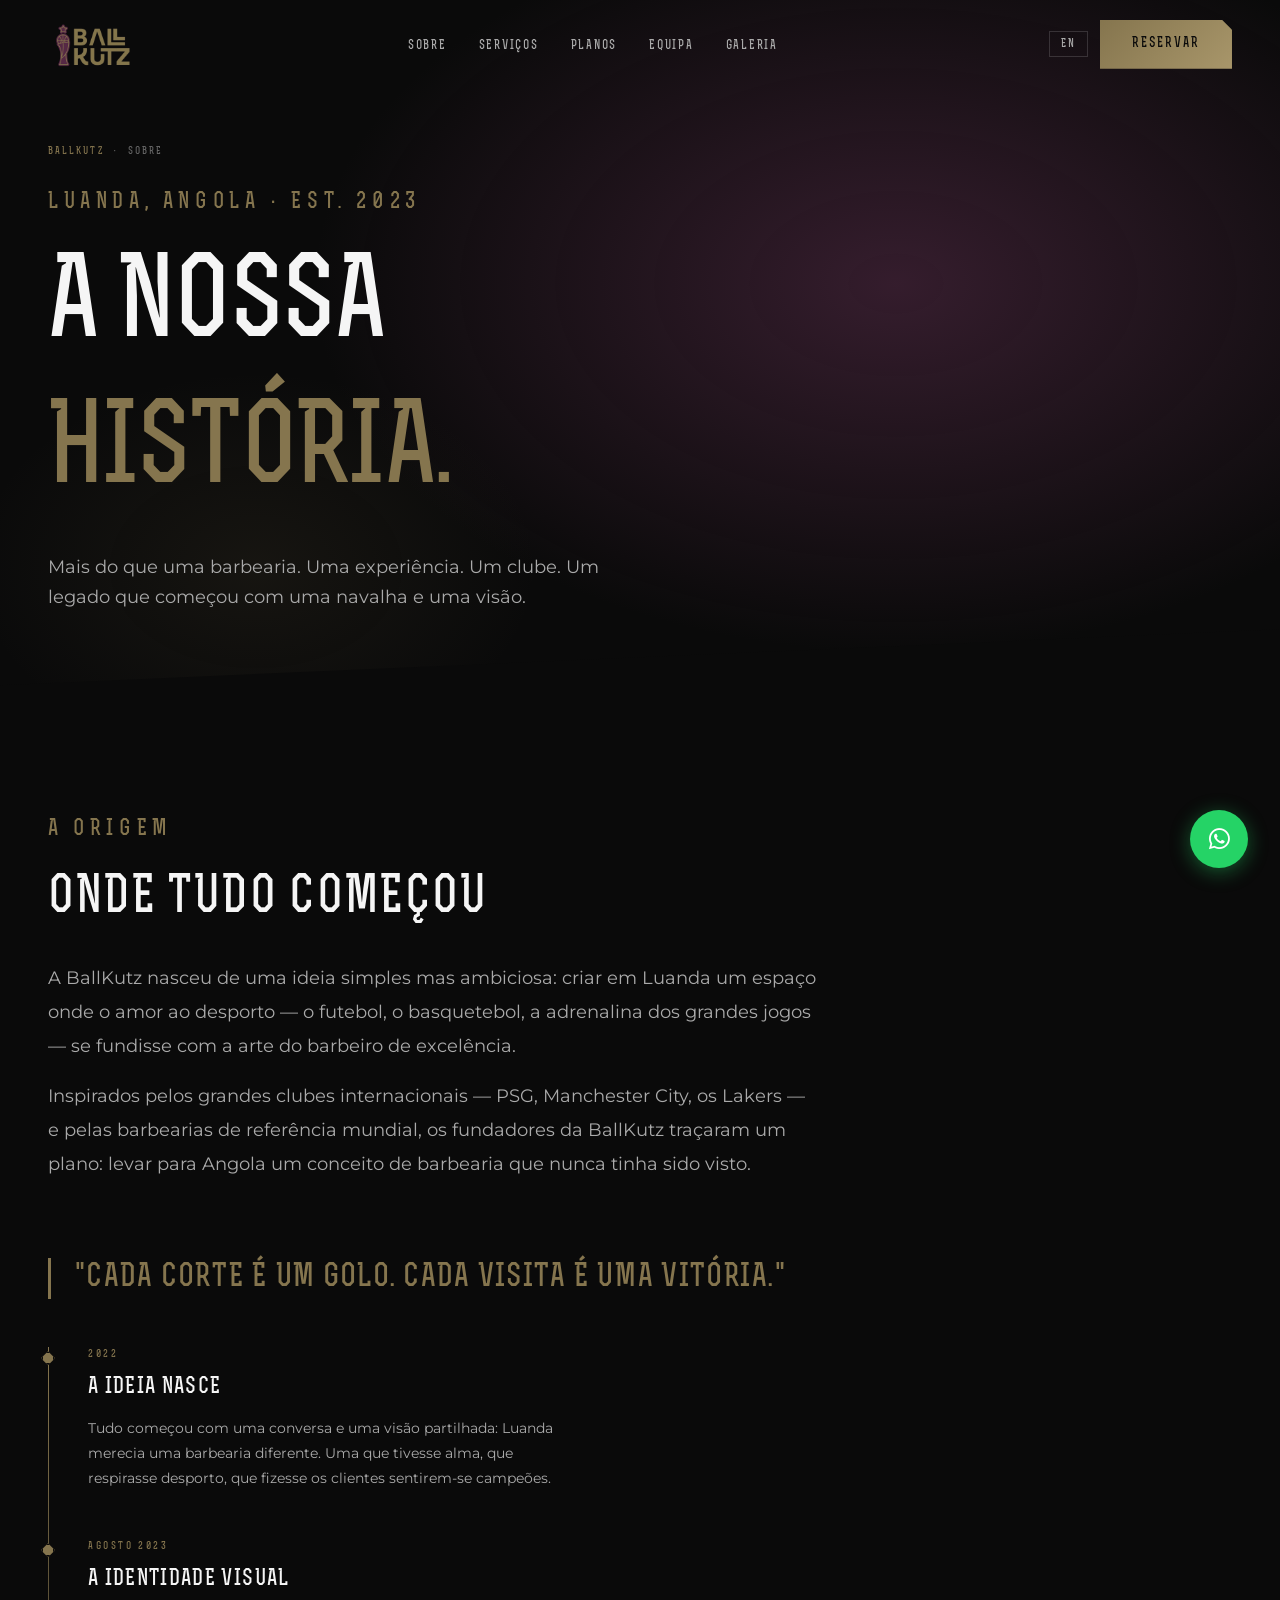
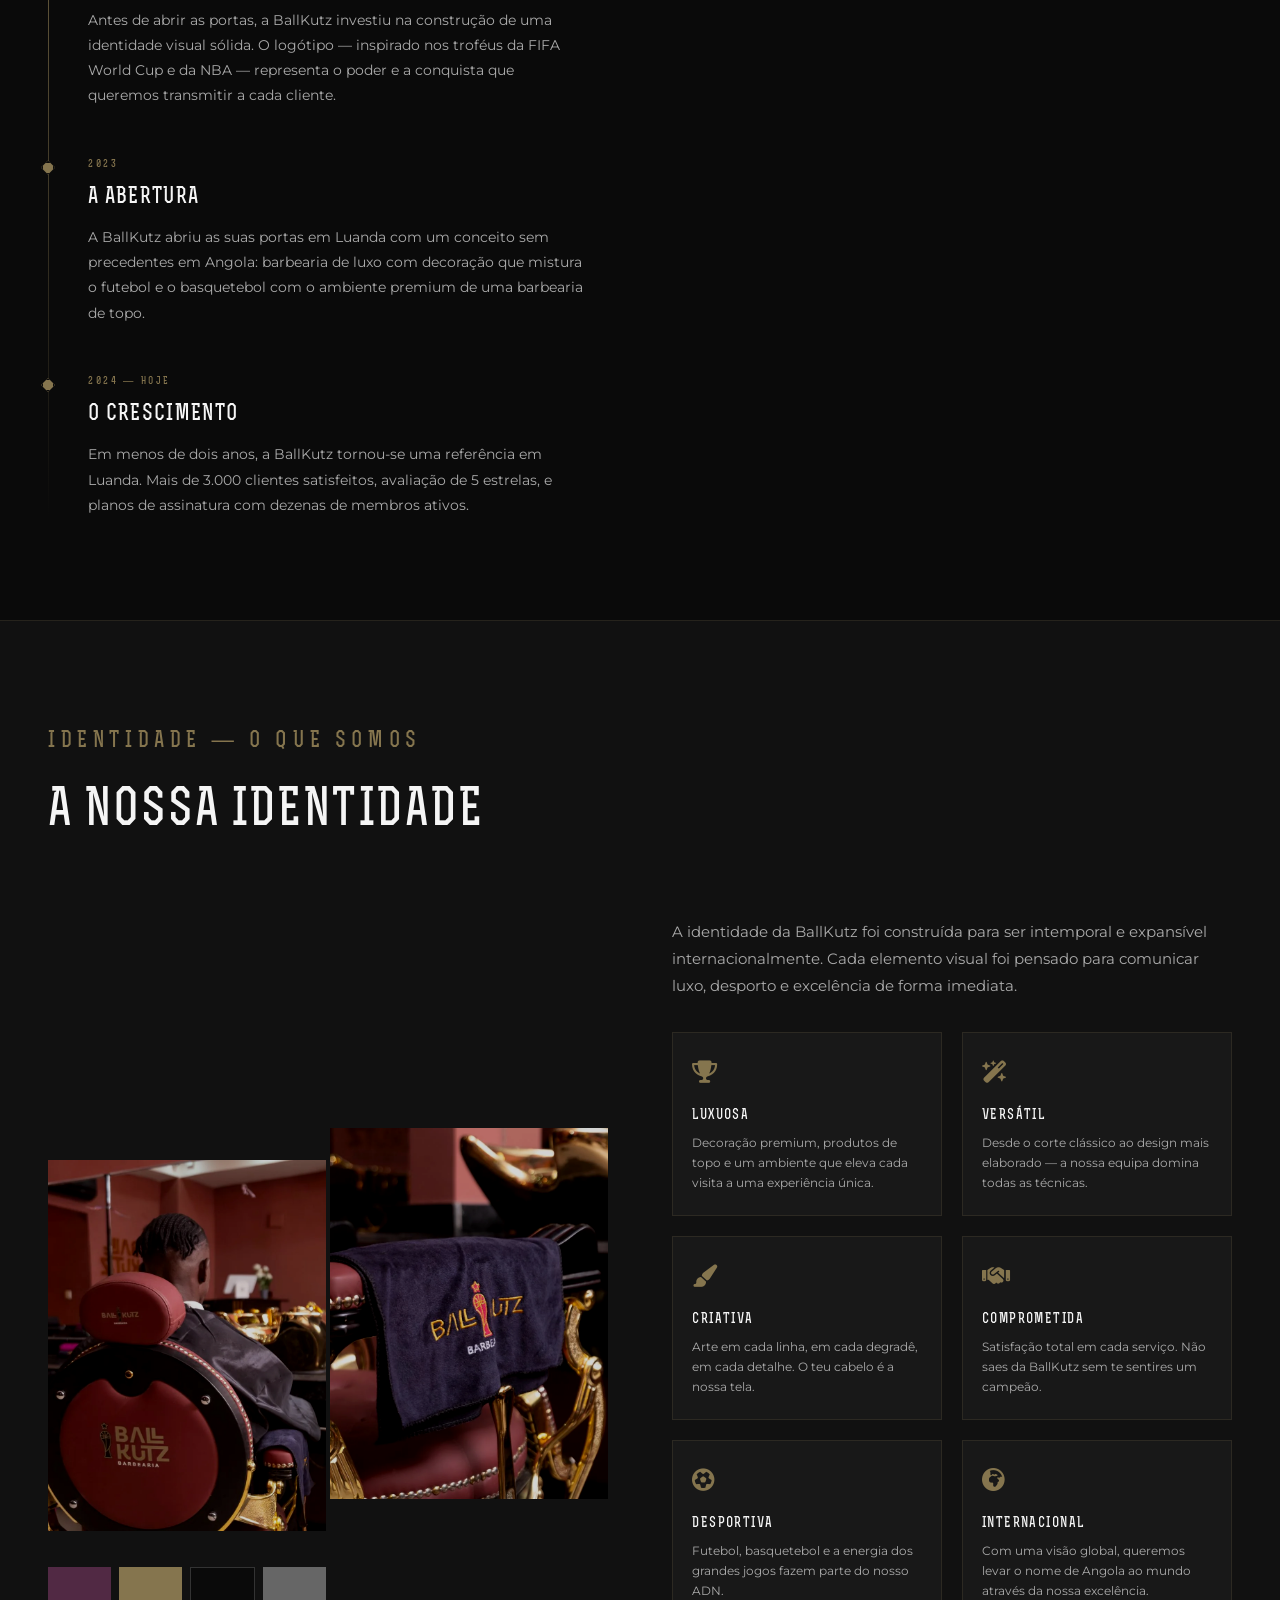
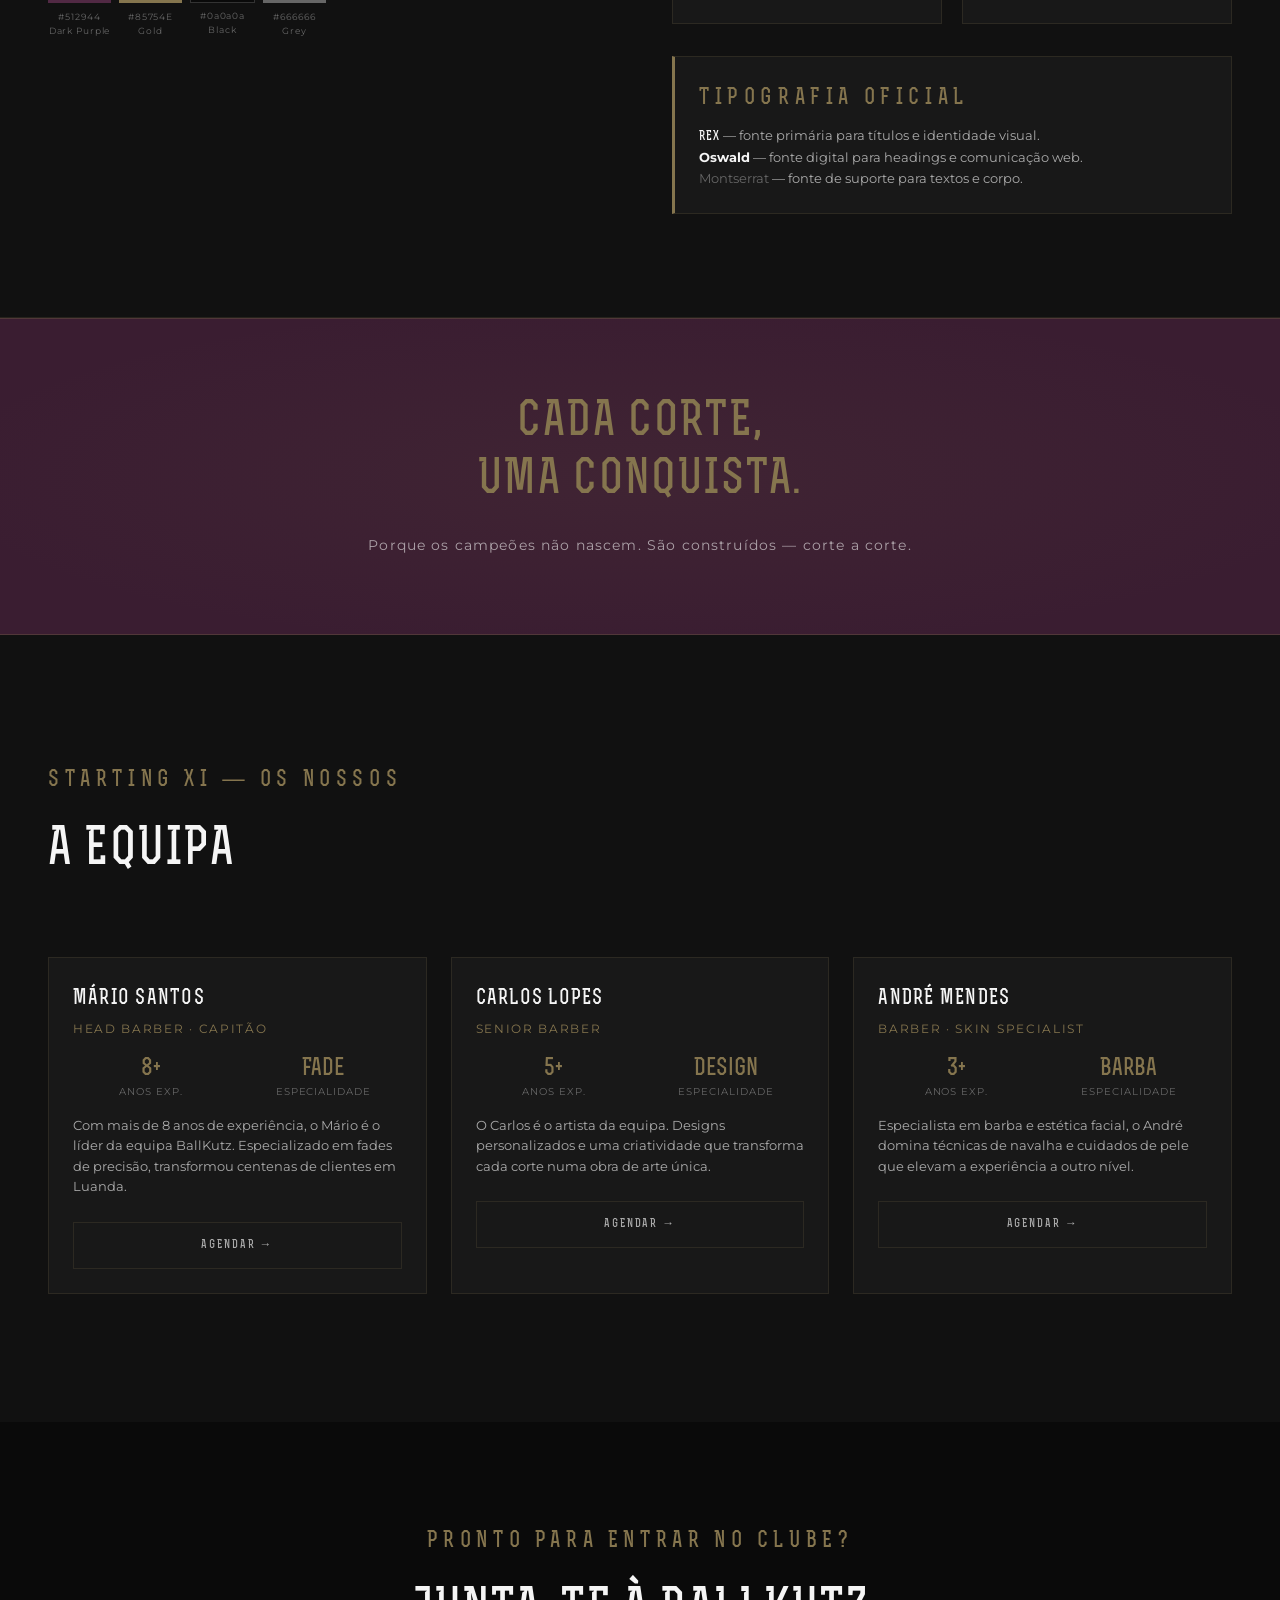
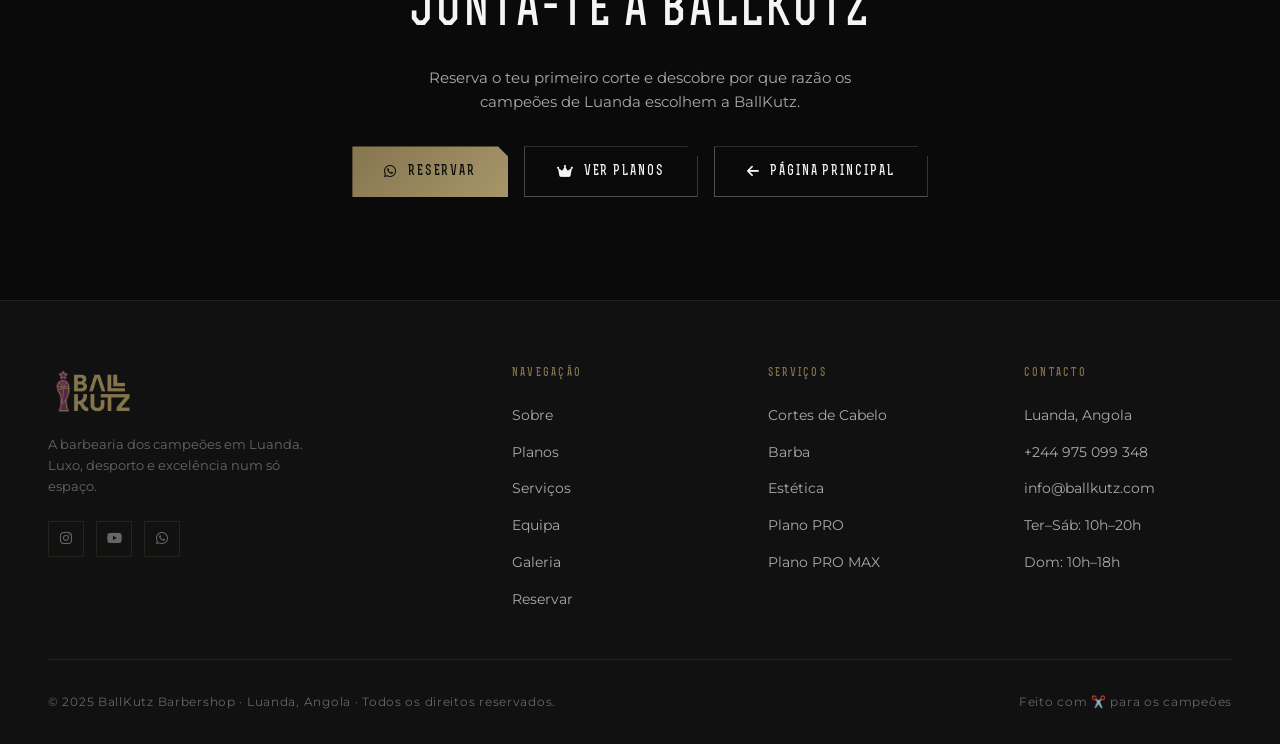
<file: sobre.html>
<!DOCTYPE html>
<html lang="pt">

<head>
  <meta charset="UTF-8" />
  <meta name="viewport" content="width=device-width, initial-scale=1.0" />
  <meta name="description"
    content="A história da BallKutz — A barbearia que uniu o desporto ao luxo em Luanda, Angola. Conheça a nossa equipa, os nossos valores e a nossa missão." />
  <meta name="keywords" content="BallKutz sobre, história barbearia Luanda, barbershop Angola, sobre nós" />
  <meta name="author" content="BallKutz Barbershop" />
  <meta name="robots" content="index, follow" />
  <title>Sobre Nós — BallKutz | A Barbearia dos Campeões</title>

  <meta property="og:type" content="website" />
  <meta property="og:title" content="Sobre Nós — BallKutz | A Barbearia dos Campeões" />
  <meta property="og:description"
    content="Conheça a história, a missão e os valores da BallKutz — onde o desporto encontra o luxo em Luanda." />
  <meta property="og:url" content="https://www.ballkutz.com/sobre.html" />
  <meta property="og:image" content="https://www.ballkutz.com/og-image.jpg" />
  <meta property="og:locale" content="pt_AO" />
  <meta property="og:site_name" content="BallKutz Barbershop" />

  <meta name="theme-color" content="#512944" />
  <link rel="shortcut icon" href="img/favicon.png" type="image/x-icon">
  <link rel="preconnect" href="https://fonts.googleapis.com" />
  <link rel="preconnect" href="https://fonts.gstatic.com" crossorigin />
  <link
    href="https://fonts.googleapis.com/css2?family=Oswald:wght@300;400;600;700&family=Montserrat:wght@300;400;500;600;700&display=swap"
    rel="stylesheet" />
  <link rel="stylesheet" href="https://cdnjs.cloudflare.com/ajax/libs/font-awesome/6.5.1/css/all.min.css" />
  <link rel="stylesheet" href="styles.css" />
</head>

<body>

  <!-- ============================================================
       NAVIGATION (identical to index.html)
       ============================================================ -->
  <header class="site-header" id="mainNav" role="banner">
    <div class="container">
      <nav class="nav__inner" aria-label="Primary navigation">

        <a href="index.html" class="nav__logo" aria-label="BallKutz — página principal">
          <img height="50px" src="img/fff.png" alt="">
        </a>

        <ul class="nav__links" role="list">
          <li><a href="sobre.html" class="nav-active" data-i18n="nav_about">Sobre</a></li>
          <li><a href="index.html#servicos" data-i18n="nav_services">Serviços</a></li>
          <li><a href="index.html#planos" data-i18n="nav_plans">Planos</a></li>
          <li><a href="index.html#equipa" data-i18n="nav_team">Equipa</a></li>
          <li><a href="index.html#galeria" data-i18n="nav_gallery">Galeria</a></li>
        </ul>

        <div class="nav__actions">
          <button class="lang-toggle" id="langToggle" aria-label="Mudar idioma">EN</button>
          <a href="index.html#reservar" class="btn btn--primary" data-i18n="nav_cta">Reservar</a>
          <button class="nav__hamburger" id="hamburger" aria-label="Abrir menu" aria-expanded="false"
            aria-controls="mobileMenu">
            <i class="fa-solid fa-bars" aria-hidden="true"></i>
          </button>
        </div>

      </nav>
    </div>
  </header>

  <!-- Mobile Drawer -->
  <div class="nav__mobile" id="mobileMenu" role="dialog" aria-modal="true" aria-label="Menu de navegação">
    <button class="nav__mobile-close" id="mobileClose" aria-label="Fechar menu">
      <i class="fa-solid fa-xmark" aria-hidden="true"></i>
    </button>
    <a href="sobre.html" class="mobile-link" data-i18n="nav_about">Sobre</a>
    <a href="index.html#servicos" class="mobile-link" data-i18n="nav_services">Serviços</a>
    <a href="index.html#planos" class="mobile-link" data-i18n="nav_plans">Planos</a>
    <a href="index.html#equipa" class="mobile-link" data-i18n="nav_team">Equipa</a>
    <a href="index.html#galeria" class="mobile-link" data-i18n="nav_gallery">Galeria</a>
    <div class="mobile-divider"></div>
    <a href="index.html#reservar" class="btn btn--primary mobile-link" data-i18n="nav_cta">Reservar</a>
    <a href="tel:+244900000000" class="mobile-call-link">
      <i class="fa-solid fa-phone" aria-hidden="true"></i> Ligar Agora
    </a>
    <button class="mobile-lang" id="mobileLangToggle" aria-label="Mudar idioma">PT / EN</button>
  </div>

  <!-- ============================================================
       PAGE HERO
       ============================================================ -->
  <section class="page-hero" id="topo">
    <div class="page-hero__bg" aria-hidden="true"></div>

    <div class="container">
      <div class="page-hero__content">

        <nav class="page-hero__breadcrumb" aria-label="Breadcrumb">
          <a href="index.html">BallKutz</a>
          <span aria-hidden="true">·</span>
          <span aria-current="page" data-i18n="nav_about">Sobre</span>
        </nav>

        <span class="label" style="display:block;margin-bottom:1rem;" data-i18n="sobre_hero_eyebrow">
          Luanda, Angola · Est. 2023
        </span>

        <h1 class="heading-xl">
          <span data-i18n="sobre_hero_line1">A NOSSA</span><br>
          <span class="gold" data-i18n="sobre_hero_line2">HISTÓRIA.</span>
        </h1>

        <p style="font-size:clamp(0.95rem,1.5vw,1.1rem);color:var(--grey-light);max-width:46ch;margin-top:1.5rem;line-height:1.75;"
          data-i18n="sobre_hero_sub">
          Mais do que uma barbearia. Uma experiência. Um clube. Um legado que começou com uma navalha e uma visão.
        </p>

      </div>
    </div>

    <div class="page-hero__diagonal" aria-hidden="true"></div>
  </section>

  <!-- ============================================================
       BRAND STORY / TIMELINE
       ============================================================ -->
  <section class="story section" id="historia">
    <div class="container">

      <div class="story__intro reveal">
        <span class="label" data-i18n="story_eyebrow">A Origem</span>
        <h2 class="heading-lg" style="margin-top:0.75rem;" data-i18n="story_title">ONDE TUDO COMEÇOU</h2>
        <p data-i18n="story_p1">
          A BallKutz nasceu de uma ideia simples mas ambiciosa: criar em Luanda um espaço onde o amor ao desporto — o
          futebol, o basquetebol, a adrenalina dos grandes jogos — se fundisse com a arte do barbeiro de excelência. Um
          lugar onde cada cliente não é apenas um cliente. É um membro do clube.
        </p>
        <p style="margin-top:1rem;" data-i18n="story_p2">
          Inspirados pelos grandes clubes internacionais — PSG, Manchester City, os Lakers — e pelas barbearias de
          referência mundial, os fundadores da BallKutz traçaram um plano: levar para Angola um conceito de barbearia
          que nunca tinha sido visto. Luxuoso. Desportivo. Memorável.
        </p>
      </div>

      <blockquote class="story__big-quote reveal" data-i18n="story_quote">
        "Cada corte é um golo. Cada visita é uma vitória."
      </blockquote>

      <!-- Timeline -->
      <div class="timeline reveal">

        <div class="timeline__item">
          <div class="timeline__dot" aria-hidden="true"></div>
          <div class="timeline__year">2022</div>
          <h3 class="timeline__title" data-i18n="tl1_title">A Ideia Nasce</h3>
          <p class="timeline__text" data-i18n="tl1_text">
            Tudo começou com uma conversa e uma visão partilhada: Luanda merecia uma barbearia diferente. Uma que
            tivesse alma, que respirasse desporto, que fizesse os clientes sentirem-se campeões. Foram meses de
            planeamento, pesquisa de mercado e construção de um conceito único.
          </p>
        </div>

        <div class="timeline__item">
          <div class="timeline__dot" aria-hidden="true"></div>
          <div class="timeline__year">Agosto 2023</div>
          <h3 class="timeline__title" data-i18n="tl2_title">A Identidade Visual</h3>
          <p class="timeline__text" data-i18n="tl2_text">
            Antes de abrir as portas, a BallKutz investiu na construção de uma identidade visual sólida. O logótipo —
            inspirado nos troféus da FIFA World Cup e da NBA — representa o poder e a conquista que queremos transmitir
            a cada cliente. As cores: roxo escuro, dourado e negro. Luxo, prestígio e força.
          </p>
        </div>

        <div class="timeline__item">
          <div class="timeline__dot" aria-hidden="true"></div>
          <div class="timeline__year">2023</div>
          <h3 class="timeline__title" data-i18n="tl3_title">A Abertura</h3>
          <p class="timeline__text" data-i18n="tl3_text">
            A BallKutz abriu as suas portas em Luanda com um conceito sem precedentes em Angola: uma barbearia de luxo
            com uma decoração que mistura o mundo do futebol e do basquetebol com o ambiente premium de uma barbearia de
            topo. PlayStation, camisolas desportivas à venda, uma equipa de barbeiros de excelência.
          </p>
        </div>

        <div class="timeline__item">
          <div class="timeline__dot" aria-hidden="true"></div>
          <div class="timeline__year">2024 — Hoje</div>
          <h3 class="timeline__title" data-i18n="tl4_title">O Crescimento</h3>
          <p class="timeline__text" data-i18n="tl4_text">
            Em menos de dois anos, a BallKutz tornou-se uma referência em Luanda. Mais de 3.000 clientes satisfeitos,
            avaliação de 5 estrelas, planos de assinatura PRO e PRO MAX com dezenas de membros ativos. A visão de trazer
            o melhor do mundo para Angola está a materializar-se — corte a corte, cliente a cliente.
          </p>
        </div>

      </div><!-- /timeline -->

    </div>
  </section>

  <!-- ============================================================
       BRAND DNA
       ============================================================ -->
  <section class="brand-dna" id="identidade">
    <div class="container">

      <div class="section-header reveal">
        <span class="label" data-i18n="dna_eyebrow">Identidade — O que somos</span>
        <h2 class="heading-lg" data-i18n="dna_title">A NOSSA IDENTIDADE</h2>
      </div>

      <div class="brand-dna__layout">

        <!-- Visual -->
        <div class="brand-dna__visual reveal">
          <img class="brand-dna__img" src="img/image-2.webp"
            alt="Interior BallKutz — cadeira de barbeiro" loading="lazy" />
          <img class="brand-dna__img" src="img/image-1.webp"
            alt="Interior BallKutz — ambiente premium" loading="lazy" />

          <!-- Brand color palette -->
          <div class="brand-dna__color-palette" aria-label="Paleta de cores da marca">
            <div class="brand-dna__swatch" style="background:#512944;" aria-label="Roxo escuro">
              <span class="brand-dna__swatch-label">#512944<br>Dark Purple</span>
            </div>
            <div class="brand-dna__swatch" style="background:#85754E;" aria-label="Dourado">
              <span class="brand-dna__swatch-label">#85754E<br>Gold</span>
            </div>
            <div class="brand-dna__swatch" style="background:#0a0a0a;border:1px solid #333;" aria-label="Preto">
              <span class="brand-dna__swatch-label">#0a0a0a<br>Black</span>
            </div>
            <div class="brand-dna__swatch" style="background:#666666;" aria-label="Cinzento">
              <span class="brand-dna__swatch-label">#666666<br>Grey</span>
            </div>
          </div>
        </div>

        <!-- Content -->
        <div class="reveal">
          <p style="font-size:0.95rem;color:var(--grey-light);line-height:1.8;margin-bottom:2rem;"
            data-i18n="dna_intro">
            A identidade da BallKutz foi construída para ser intemporal e expansível internacionalmente. Cada elemento
            visual — da tipografia ao símbolo — foi pensado para comunicar luxo, desporto e excelência de forma imediata
            e impactante.
          </p>

          <div class="brand-dna__pillars">

            <div class="brand-pillar">
              <div class="brand-pillar__icon" aria-hidden="true"><i class="fa-solid fa-trophy"></i></div>
              <div class="brand-pillar__title" data-i18n="dna_p1_title">Luxuosa</div>
              <div class="brand-pillar__text" data-i18n="dna_p1_text">Decoração premium, produtos de topo e um ambiente
                que eleva cada visita a uma experiência única.</div>
            </div>

            <div class="brand-pillar">
              <div class="brand-pillar__icon" aria-hidden="true"><i class="fa-solid fa-wand-magic-sparkles"></i></div>
              <div class="brand-pillar__title" data-i18n="dna_p2_title">Versátil</div>
              <div class="brand-pillar__text" data-i18n="dna_p2_text">Desde o corte clássico ao design mais elaborado —
                a nossa equipa domina todas as técnicas e estilos.</div>
            </div>

            <div class="brand-pillar">
              <div class="brand-pillar__icon" aria-hidden="true"><i class="fa-solid fa-paintbrush"></i></div>
              <div class="brand-pillar__title" data-i18n="dna_p3_title">Criativa</div>
              <div class="brand-pillar__text" data-i18n="dna_p3_text">Arte em cada linha, em cada degradê, em cada
                detalhe. O teu cabelo é a nossa tela.</div>
            </div>

            <div class="brand-pillar">
              <div class="brand-pillar__icon" aria-hidden="true"><i class="fa-solid fa-handshake"></i></div>
              <div class="brand-pillar__title" data-i18n="dna_p4_title">Comprometida</div>
              <div class="brand-pillar__text" data-i18n="dna_p4_text">Satisfação total em cada serviço. Não saes da
                BallKutz sem te sentires um campeão.</div>
            </div>

            <div class="brand-pillar">
              <div class="brand-pillar__icon" aria-hidden="true"><i class="fa-solid fa-futbol"></i></div>
              <div class="brand-pillar__title" data-i18n="dna_p5_title">Desportiva</div>
              <div class="brand-pillar__text" data-i18n="dna_p5_text">Futebol, basquetebol e a energia dos grandes jogos
                fazem parte do nosso ADN e do nosso espaço.</div>
            </div>

            <div class="brand-pillar">
              <div class="brand-pillar__icon" aria-hidden="true"><i class="fa-solid fa-earth-africa"></i></div>
              <div class="brand-pillar__title" data-i18n="dna_p6_title">Internacional</div>
              <div class="brand-pillar__text" data-i18n="dna_p6_text">Com uma visão global, queremos levar o nome de
                Angola ao mundo através da excelência do nosso trabalho.</div>
            </div>

          </div><!-- /brand-dna__pillars -->

          <!-- Typography note -->
          <div
            style="margin-top:2rem;padding:1.5rem;background:var(--surface-2);border:1px solid var(--border);border-left:3px solid var(--gold);">
            <div class="label" style="margin-bottom:0.5rem;">Tipografia Oficial</div>
            <p style="font-size:0.82rem;color:var(--grey-light);line-height:1.6;">
              <strong style="color:var(--white);font-family:var(--font-heading);letter-spacing:0.08em;">REX</strong> —
              fonte primária para títulos e identidade visual.<br>
              <strong style="color:var(--white);">Oswald</strong> — fonte digital para headings e comunicação web.<br>
              <span style="color:var(--grey);">Montserrat</span> — fonte de suporte para textos e corpo.
            </p>
          </div>

        </div>
      </div>
    </div>
  </section>

  <!-- ============================================================
       MANIFESTO
       ============================================================ -->
  <section class="manifesto" aria-label="Manifesto BallKutz">
    <div class="container">
      <p class="manifesto__quote reveal">
        <span data-i18n="manifesto_line1">CADA CORTE,</span><br>
        <span class="gold" data-i18n="manifesto_line2">UMA CONQUISTA.</span>
      </p>
      <p class="manifesto__sub reveal" data-i18n="manifesto_sub">
        Porque os campeões não nascem. São construídos — corte a corte.
      </p>
    </div>
  </section>

  <!-- ============================================================
       A EQUIPA (same content as index.html team section)
       ============================================================ -->
  <section class="section team" id="equipa-sobre">
    <div class="container">

      <div class="section-header reveal">
        <span class="label" data-i18n="team_eyebrow">Starting XI — Os nossos</span>
        <h2 class="heading-lg" data-i18n="team_title">A EQUIPA</h2>
      </div>

      <div class="team__grid">

        <article class="barber-card reveal" data-barber="Mário Santos">
          <div class="barber-card__photo">
            <i class="fa-solid fa-user-tie barber-card__avatar" aria-hidden="true"></i>
          </div>
          <div class="barber-card__info">
            <h3 class="barber-card__name">Mário Santos</h3>
            <div class="barber-card__title" data-i18n="barber_head">Head Barber · Capitão</div>
            <div class="barber-card__stats">
              <div class="barber-stat">
                <div class="barber-stat__value">8+</div>
                <div class="barber-stat__label" data-i18n="stat_years">Anos Exp.</div>
              </div>
              <div class="barber-stat">
                <div class="barber-stat__value">Fade</div>
                <div class="barber-stat__label" data-i18n="stat_specialty">Especialidade</div>
              </div>
            </div>
            <p style="font-size:0.8rem;color:var(--grey-light);line-height:1.6;margin-top:1rem;"
              data-i18n="barber1_bio">
              Com mais de 8 anos de experiência, o Mário é o líder da equipa BallKutz. Especializado em fades de
              precisão, transformou centenas de clientes em Luanda.
            </p>
            <a href="index.html#reservar" class="barber-card__select" data-i18n="barber_book">Agendar com Mário →</a>
          </div>
        </article>

        <article class="barber-card reveal" data-barber="Carlos Lopes">
          <div class="barber-card__photo">
            <i class="fa-solid fa-user-tie barber-card__avatar" aria-hidden="true"></i>
          </div>
          <div class="barber-card__info">
            <h3 class="barber-card__name">Carlos Lopes</h3>
            <div class="barber-card__title" data-i18n="barber_senior">Senior Barber</div>
            <div class="barber-card__stats">
              <div class="barber-stat">
                <div class="barber-stat__value">5+</div>
                <div class="barber-stat__label" data-i18n="stat_years">Anos Exp.</div>
              </div>
              <div class="barber-stat">
                <div class="barber-stat__value">Design</div>
                <div class="barber-stat__label" data-i18n="stat_specialty">Especialidade</div>
              </div>
            </div>
            <p style="font-size:0.8rem;color:var(--grey-light);line-height:1.6;margin-top:1rem;"
              data-i18n="barber2_bio">
              O Carlos é o artista da equipa. Designs personalizados, geometrias perfeitas e uma criatividade que
              transforma cada corte numa obra de arte única.
            </p>
            <a href="index.html#reservar" class="barber-card__select" data-i18n="barber_book">Agendar com Carlos →</a>
          </div>
        </article>

        <article class="barber-card reveal" data-barber="André Mendes">
          <div class="barber-card__photo">
            <i class="fa-solid fa-user-tie barber-card__avatar" aria-hidden="true"></i>
          </div>
          <div class="barber-card__info">
            <h3 class="barber-card__name">André Mendes</h3>
            <div class="barber-card__title" data-i18n="barber_barber">Barber · Skin Specialist</div>
            <div class="barber-card__stats">
              <div class="barber-stat">
                <div class="barber-stat__value">3+</div>
                <div class="barber-stat__label" data-i18n="stat_years">Anos Exp.</div>
              </div>
              <div class="barber-stat">
                <div class="barber-stat__value">Barba</div>
                <div class="barber-stat__label" data-i18n="stat_specialty">Especialidade</div>
              </div>
            </div>
            <p style="font-size:0.8rem;color:var(--grey-light);line-height:1.6;margin-top:1rem;"
              data-i18n="barber3_bio">
              Especialista em barba e estética facial, o André domina técnicas de navalha e cuidados de pele que elevam
              a experiência BallKutz a outro nível.
            </p>
            <a href="index.html#reservar" class="barber-card__select" data-i18n="barber_book">Agendar com André →</a>
          </div>
        </article>

      </div>
    </div>
  </section>

  <!-- ============================================================
       CTA FINAL
       ============================================================ -->
  <section class="sobre-cta" id="cta">
    <div class="container">
      <div class="reveal">
        <span class="label" data-i18n="cta_eyebrow">Pronto para entrar no clube?</span>
        <h2 class="heading-lg" style="margin-top:0.75rem;margin-bottom:0.75rem;" data-i18n="cta_title">JUNTA-TE À
          BALLKUTZ</h2>
        <p style="font-size:0.95rem;color:var(--grey-light);max-width:46ch;margin:0 auto 0;" data-i18n="cta_sub">
          Reserva o teu primeiro corte e descobre por que razão os campeões de Luanda escolhem a BallKutz.
        </p>
        <div class="sobre-cta__actions">
          <a href="index.html#reservar" class="btn btn--primary">
            <i class="fa-brands fa-whatsapp" aria-hidden="true"></i>
            <span data-i18n="nav_cta">Reservar</span>
          </a>
          <a href="index.html#planos" class="btn btn--ghost">
            <i class="fa-solid fa-crown" aria-hidden="true"></i>
            <span data-i18n="cta_plans_btn">Ver Planos</span>
          </a>
          <a href="index.html" class="btn btn--ghost">
            <i class="fa-solid fa-arrow-left" aria-hidden="true"></i>
            <span data-i18n="cta_home_btn">Página Principal</span>
          </a>
        </div>
      </div>
    </div>
  </section>

  <!-- ============================================================
       FOOTER (identical to index.html)
       ============================================================ -->
  <footer class="footer">
    <div class="container">
      <div class="footer__grid">

        <div>
          <div class="footer__logo">
            <img height="50px" src="img/fff.png" alt="">
          </div>
          <p class="footer__tagline" data-i18n="footer_tagline">A barbearia dos campeões em Luanda. Luxo, desporto e
            excelência num só espaço.</p>
          <div class="footer__social">
            <a href="https://instagram.com/ballkutzbarbershop" class="footer__social-link" target="_blank"
              rel="noopener" aria-label="Instagram"><i class="fa-brands fa-instagram"></i></a>
            <a href="https://youtube.com/@BallKutz" class="footer__social-link" target="_blank" rel="noopener"
              aria-label="YouTube"><i class="fa-brands fa-youtube"></i></a>
            <a href="https://wa.me/244975099348" class="footer__social-link" target="_blank" rel="noopener"
              aria-label="WhatsApp"><i class="fa-brands fa-whatsapp"></i></a>
          </div>
        </div>

        <div>
          <div class="footer__col-title" data-i18n="footer_nav">Navegação</div>
          <ul class="footer__links">
            <li><a href="sobre.html" data-i18n="nav_about">Sobre</a></li>
            <li><a href="index.html#planos" data-i18n="nav_plans">Planos</a></li>
            <li><a href="index.html#servicos" data-i18n="nav_services">Serviços</a></li>
            <li><a href="index.html#equipa" data-i18n="nav_team">Equipa</a></li>
            <li><a href="index.html#galeria" data-i18n="nav_gallery">Galeria</a></li>
            <li><a href="index.html#reservar" data-i18n="nav_cta">Reservar</a></li>
          </ul>
        </div>

        <div>
          <div class="footer__col-title" data-i18n="footer_services">Serviços</div>
          <ul class="footer__links">
            <li><a href="index.html#servicos">Cortes de Cabelo</a></li>
            <li><a href="index.html#servicos">Barba</a></li>
            <li><a href="index.html#servicos">Estética</a></li>
            <li><a href="index.html#planos">Plano PRO</a></li>
            <li><a href="index.html#planos">Plano PRO MAX</a></li>
          </ul>
        </div>

        <div>
          <div class="footer__col-title" data-i18n="footer_contact">Contacto</div>
          <ul class="footer__links">
            <li><a href="https://maps.app.goo.gl/h3RPV5g8SMK8Vajz5" target="_blank" rel="noopener">Luanda, Angola</a>
            </li>
            <li><a href="tel:+244975099348">+244 975 099 348</a></li>
            <li><a href="mailto:info@ballkutz.com">info@ballkutz.com</a></li>
            <li><a href="#">Ter–Sáb: 10h–20h</a></li>
            <li><a href="#">Dom: 10h–18h</a></li>
          </ul>
        </div>

      </div>

      <div class="footer__bottom">
        <span class="footer__copy">© 2025 BallKutz Barbershop · Luanda, Angola · <span data-i18n="footer_rights">Todos
            os direitos reservados.</span></span>
        <span class="footer__copy" data-i18n="footer_made">Feito com ✂️ para os campeões</span>
      </div>
    </div>
  </footer>

  <!-- WhatsApp Float -->
  <a href="https://wa.me/244975099348" class="whatsapp-float" target="_blank" rel="noopener"
    aria-label="WhatsApp BallKutz">
    <i class="fa-brands fa-whatsapp" aria-hidden="true"></i>
  </a>

  <!-- Scroll-to-top -->
  <button class="scroll-top" id="scrollTopBtn" aria-label="Voltar ao topo">
    <i class="fa-solid fa-arrow-up" aria-hidden="true"></i>
  </button>

  <!-- Mobile CTA Bar -->
  <div class="mobile-cta-bar" role="complementary" aria-label="Acções rápidas">
    <a href="tel:+244975099348" class="mcta-call">
      <i class="fa-solid fa-phone" aria-hidden="true"></i>
      <span data-i18n="quick_call">Ligar</span>
    </a>
    <a href="index.html#reservar" class="mcta-book">
      <i class="fa-solid fa-scissors" aria-hidden="true"></i>
      <span data-i18n="nav_cta">Reservar</span>
    </a>
  </div>

  <script>
    'use strict';

    // ── Constants ──
    const WHATSAPP_NUMBER = '244975099348';

    // ── Minimal i18n for sobre.html ──
    let currentLang = 'pt';

    const SOBRE_LOCALES = {
      pt: {
        nav_about: 'Sobre', nav_services: 'Serviços', nav_plans: 'Planos',
        nav_team: 'Equipa', nav_gallery: 'Galeria', nav_cta: 'Reservar',
        quick_call: 'Ligar',
        sobre_hero_eyebrow: 'Luanda, Angola · Est. 2023',
        sobre_hero_line1: 'A NOSSA', sobre_hero_line2: 'HISTÓRIA.',
        sobre_hero_sub: 'Mais do que uma barbearia. Uma experiência. Um clube. Um legado que começou com uma navalha e uma visão.',
        story_eyebrow: 'A Origem', story_title: 'ONDE TUDO COMEÇOU',
        story_p1: 'A BallKutz nasceu de uma ideia simples mas ambiciosa: criar em Luanda um espaço onde o amor ao desporto — o futebol, o basquetebol, a adrenalina dos grandes jogos — se fundisse com a arte do barbeiro de excelência.',
        story_p2: 'Inspirados pelos grandes clubes internacionais — PSG, Manchester City, os Lakers — e pelas barbearias de referência mundial, os fundadores da BallKutz traçaram um plano: levar para Angola um conceito de barbearia que nunca tinha sido visto.',
        story_quote: '"Cada corte é um golo. Cada visita é uma vitória."',
        tl1_title: 'A Ideia Nasce', tl1_text: 'Tudo começou com uma conversa e uma visão partilhada: Luanda merecia uma barbearia diferente. Uma que tivesse alma, que respirasse desporto, que fizesse os clientes sentirem-se campeões.',
        tl2_title: 'A Identidade Visual', tl2_text: 'Antes de abrir as portas, a BallKutz investiu na construção de uma identidade visual sólida. O logótipo — inspirado nos troféus da FIFA World Cup e da NBA — representa o poder e a conquista que queremos transmitir a cada cliente.',
        tl3_title: 'A Abertura', tl3_text: 'A BallKutz abriu as suas portas em Luanda com um conceito sem precedentes em Angola: barbearia de luxo com decoração que mistura o futebol e o basquetebol com o ambiente premium de uma barbearia de topo.',
        tl4_title: 'O Crescimento', tl4_text: 'Em menos de dois anos, a BallKutz tornou-se uma referência em Luanda. Mais de 3.000 clientes satisfeitos, avaliação de 5 estrelas, e planos de assinatura com dezenas de membros ativos.',
        dna_eyebrow: 'Identidade — O que somos', dna_title: 'A NOSSA IDENTIDADE',
        dna_intro: 'A identidade da BallKutz foi construída para ser intemporal e expansível internacionalmente. Cada elemento visual foi pensado para comunicar luxo, desporto e excelência de forma imediata.',
        dna_p1_title: 'Luxuosa', dna_p1_text: 'Decoração premium, produtos de topo e um ambiente que eleva cada visita a uma experiência única.',
        dna_p2_title: 'Versátil', dna_p2_text: 'Desde o corte clássico ao design mais elaborado — a nossa equipa domina todas as técnicas.',
        dna_p3_title: 'Criativa', dna_p3_text: 'Arte em cada linha, em cada degradê, em cada detalhe. O teu cabelo é a nossa tela.',
        dna_p4_title: 'Comprometida', dna_p4_text: 'Satisfação total em cada serviço. Não saes da BallKutz sem te sentires um campeão.',
        dna_p5_title: 'Desportiva', dna_p5_text: 'Futebol, basquetebol e a energia dos grandes jogos fazem parte do nosso ADN.',
        dna_p6_title: 'Internacional', dna_p6_text: 'Com uma visão global, queremos levar o nome de Angola ao mundo através da nossa excelência.',
        manifesto_line1: 'CADA CORTE,', manifesto_line2: 'UMA CONQUISTA.',
        manifesto_sub: 'Porque os campeões não nascem. São construídos — corte a corte.',
        team_eyebrow: 'Starting XI — Os nossos', team_title: 'A EQUIPA',
        barber_head: 'Head Barber · Capitão', barber_senior: 'Senior Barber', barber_barber: 'Barber · Skin Specialist',
        stat_years: 'Anos Exp.', stat_specialty: 'Especialidade', barber_book: 'Agendar →',
        barber1_bio: 'Com mais de 8 anos de experiência, o Mário é o líder da equipa BallKutz. Especializado em fades de precisão, transformou centenas de clientes em Luanda.',
        barber2_bio: 'O Carlos é o artista da equipa. Designs personalizados e uma criatividade que transforma cada corte numa obra de arte única.',
        barber3_bio: 'Especialista em barba e estética facial, o André domina técnicas de navalha e cuidados de pele que elevam a experiência a outro nível.',
        cta_eyebrow: 'Pronto para entrar no clube?', cta_title: 'JUNTA-TE À BALLKUTZ',
        cta_sub: 'Reserva o teu primeiro corte e descobre por que razão os campeões de Luanda escolhem a BallKutz.',
        cta_plans_btn: 'Ver Planos', cta_home_btn: 'Página Principal',
        footer_tagline: 'A barbearia dos campeões em Luanda. Luxo, desporto e excelência num só espaço.',
        footer_nav: 'Navegação', footer_services: 'Serviços', footer_contact: 'Contacto',
        footer_rights: 'Todos os direitos reservados.', footer_made: 'Feito com ✂️ para os campeões',
      },
      en: {
        nav_about: 'About', nav_services: 'Services', nav_plans: 'Plans',
        nav_team: 'Team', nav_gallery: 'Gallery', nav_cta: 'Book Now',
        quick_call: 'Call',
        sobre_hero_eyebrow: 'Luanda, Angola · Est. 2023',
        sobre_hero_line1: 'OUR', sobre_hero_line2: 'STORY.',
        sobre_hero_sub: 'More than a barbershop. An experience. A club. A legacy that started with a razor and a vision.',
        story_eyebrow: 'The Origin', story_title: 'WHERE IT ALL BEGAN',
        story_p1: 'BallKutz was born from a simple but ambitious idea: to create in Luanda a space where the love of sport — football, basketball, the adrenaline of big games — merged with the art of excellence barbering.',
        story_p2: 'Inspired by the great international clubs — PSG, Manchester City, the Lakers — and the world\'s top barbershops, the BallKutz founders set out to bring to Angola a barbershop concept never seen before.',
        story_quote: '"Every cut is a goal. Every visit is a victory."',
        tl1_title: 'The Idea is Born', tl1_text: 'It all started with a conversation and a shared vision: Luanda deserved a different barbershop. One with soul, that breathed sport, that made clients feel like champions.',
        tl2_title: 'The Visual Identity', tl2_text: 'Before opening the doors, BallKutz invested in building a solid visual identity. The logo — inspired by the FIFA World Cup and NBA trophies — represents the power and conquest we want to convey to every client.',
        tl3_title: 'The Opening', tl3_text: 'BallKutz opened its doors in Luanda with an unprecedented concept in Angola: a luxury barbershop with décor mixing football and basketball with the premium atmosphere of a top barbershop.',
        tl4_title: 'The Growth', tl4_text: 'In less than two years, BallKutz became a reference in Luanda. Over 3,000 satisfied clients, 5-star rating, and subscription plans with dozens of active members.',
        dna_eyebrow: 'Identity — What we are', dna_title: 'OUR IDENTITY',
        dna_intro: 'The BallKutz identity was built to be timeless and internationally scalable. Every visual element was designed to communicate luxury, sport and excellence immediately.',
        dna_p1_title: 'Luxurious', dna_p1_text: 'Premium décor, top products and an atmosphere that elevates every visit to a unique experience.',
        dna_p2_title: 'Versatile', dna_p2_text: 'From classic cuts to elaborate designs — our team masters every technique and style.',
        dna_p3_title: 'Creative', dna_p3_text: 'Art in every line, every fade, every detail. Your hair is our canvas.',
        dna_p4_title: 'Committed', dna_p4_text: 'Total satisfaction in every service. You don\'t leave BallKutz without feeling like a champion.',
        dna_p5_title: 'Sporty', dna_p5_text: 'Football, basketball and the energy of big games are part of our DNA and our space.',
        dna_p6_title: 'International', dna_p6_text: 'With a global vision, we want to take Angola\'s name to the world through our excellence.',
        manifesto_line1: 'EVERY CUT,', manifesto_line2: 'A CONQUEST.',
        manifesto_sub: 'Because champions aren\'t born. They\'re built — cut by cut.',
        team_eyebrow: 'Starting XI — Our team', team_title: 'THE TEAM',
        barber_head: 'Head Barber · Captain', barber_senior: 'Senior Barber', barber_barber: 'Barber · Skin Specialist',
        stat_years: 'Yrs Exp.', stat_specialty: 'Specialty', barber_book: 'Book →',
        barber1_bio: 'With over 8 years of experience, Mário is the BallKutz team leader. Specialised in precision fades, he has transformed hundreds of clients in Luanda.',
        barber2_bio: 'Carlos is the artist of the team. Custom designs and creativity that turn every cut into a unique work of art.',
        barber3_bio: 'Specialist in beard and facial aesthetics, André masters straight razor techniques and skin care that elevate the experience to another level.',
        cta_eyebrow: 'Ready to join the club?', cta_title: 'JOIN BALLKUTZ',
        cta_sub: 'Book your first cut and discover why Luanda\'s champions choose BallKutz.',
        cta_plans_btn: 'View Plans', cta_home_btn: 'Home Page',
        footer_tagline: "The champions' barbershop in Luanda. Luxury, sport and excellence in one place.",
        footer_nav: 'Navigation', footer_services: 'Services', footer_contact: 'Contact',
        footer_rights: 'All rights reserved.', footer_made: 'Made with ✂️ for champions',
      },
    };

    function updateAllText() {
      const dict = SOBRE_LOCALES[currentLang];
      document.querySelectorAll('[data-i18n]').forEach(el => {
        const key = el.getAttribute('data-i18n');
        if (dict[key] !== undefined) el.textContent = dict[key];
      });
    }

    function toggleLanguage() {
      currentLang = currentLang === 'pt' ? 'en' : 'pt';
      const label = currentLang === 'pt' ? 'EN' : 'PT';
      const t = document.getElementById('langToggle');
      if (t) t.textContent = label;
      document.documentElement.lang = currentLang;
      updateAllText();
    }

    // ── Navigation ──
    function initNav() {
      const header = document.getElementById('mainNav');
      const hamburger = document.getElementById('hamburger');
      const mobileMenu = document.getElementById('mobileMenu');
      const close = document.getElementById('mobileClose');

      const open = () => { mobileMenu.classList.add('open'); hamburger.setAttribute('aria-expanded', 'true'); document.body.style.overflow = 'hidden'; };
      const shut = () => { mobileMenu.classList.remove('open'); hamburger.setAttribute('aria-expanded', 'false'); document.body.style.overflow = ''; };

      hamburger.addEventListener('click', open);
      close.addEventListener('click', shut);
      mobileMenu.querySelectorAll('a').forEach(a => a.addEventListener('click', shut));

      window.addEventListener('scroll', () => {
        header.classList.toggle('site-header--scrolled', window.scrollY > 60);
      }, { passive: true });

      document.getElementById('langToggle').addEventListener('click', toggleLanguage);
      const ml = document.getElementById('mobileLangToggle');
      if (ml) ml.addEventListener('click', () => { toggleLanguage(); ml.textContent = currentLang === 'pt' ? 'Switch to EN' : 'Mudar para PT'; });
      document.addEventListener('keydown', e => { if (e.key === 'Escape' && mobileMenu.classList.contains('open')) shut(); });
    }

    // ── Scroll reveal ──
    function initReveal() {
      const obs = new IntersectionObserver(entries => {
        entries.forEach((e, i) => {
          if (!e.isIntersecting) return;
          setTimeout(() => e.target.classList.add('visible'), (i % 4) * 80);
          obs.unobserve(e.target);
        });
      }, { threshold: 0.1, rootMargin: '0px 0px -50px 0px' });
      document.querySelectorAll('.reveal').forEach(el => obs.observe(el));
    }

    // ── Scroll to top ──
    function initScrollTop() {
      const btn = document.getElementById('scrollTopBtn');
      if (!btn) return;
      window.addEventListener('scroll', () => btn.classList.toggle('visible', window.scrollY > 600), { passive: true });
      btn.addEventListener('click', () => window.scrollTo({ top: 0, behavior: 'smooth' }));
    }

    // ── Barber cards → link to booking ──
    function initBarberCards() {
      document.querySelectorAll('.barber-card').forEach(card => {
        card.addEventListener('click', () => {
          window.location.href = 'index.html#reservar';
        });
      });
    }

    document.addEventListener('DOMContentLoaded', () => {
      initNav();
      initReveal();
      initScrollTop();
      initBarberCards();
      updateAllText();
    });
  </script>

</body>

</html>
</file>
<file: styles.css>
@font-face {
  font-family: "MyCustomFont";
  src: url("fonts/TTF/Rex-Bold.ttf") format("woff");
  font-weight: normal;
  font-style: normal;
  font-display: swap;
}

/* ================================================
       CSS VARIABLES
       ================================================ */
:root {
  --purple: #512944;
  --purple-dark: #3a1d31;
  --purple-light: #6b3a5e;
  --gold: #85754e;
  --gold-light: #a8966a;
  --gold-glow: rgba(133, 117, 78, 0.35);
  --black: #0a0a0a;
  --surface: #111111;
  --surface-2: #181818;
  --border: rgba(133, 117, 78, 0.18);
  --grey: #666666;
  --grey-light: #aaaaaa;
  --white: #f5f5f5;
  --font-heading: "MyCustomFont", sans-serif;
  --font-body: "Montserrat", sans-serif;
  --transition: all 0.28s cubic-bezier(0.4, 0, 0.2, 1);
  --radius: 2px;
}

/* ================================================
       RESET & BASE
       ================================================ */
*,
*::before,
*::after {
  box-sizing: border-box;
  margin: 0;
  padding: 0;
}
html {
  scroll-behavior: smooth;
  font-size: 16px;
}

body {
  background-color: var(--black);
  color: var(--white);
  font-family: var(--font-body);
  line-height: 1.6;
  overflow-x: hidden;
}

img {
  display: block;
  max-width: 100%;
}
a {
  text-decoration: none;
  color: inherit;
}
ul {
  list-style: none;
}
button {
  border: none;
  background: none;
  cursor: pointer;
  font-family: inherit;
}
input,
select,
textarea {
  font-family: inherit;
}

body::before {
  content: "";
  position: fixed;
  inset: 0;
  background-image:
    linear-gradient(rgba(133, 117, 78, 0.03) 1px, transparent 1px),
    linear-gradient(90deg, rgba(133, 117, 78, 0.03) 1px, transparent 1px);
  background-size: 60px 60px;
  pointer-events: none;
  z-index: 0;
}

/* ================================================
       TYPOGRAPHY
       ================================================ */
.heading-xl {
  font-family: var(--font-heading);
  font-size: clamp(3.5rem, 9vw, 7rem);
  font-weight: 700;
  line-height: 1.3;
  letter-spacing: -0.01em;
  text-transform: uppercase;
}

.heading-lg {
  font-family: var(--font-heading);
  font-size: clamp(2rem, 4vw, 3.5rem);
  font-weight: 700;
  text-transform: uppercase;
  letter-spacing: 0.04em;
}

.heading-md {
  font-family: var(--font-heading);
  font-size: clamp(1.2rem, 2vw, 1.6rem);
  font-weight: 600;
  text-transform: uppercase;
  letter-spacing: 0.06em;
}

.label {
  font-family: var(--font-heading);
  font-size: 1.4rem;
  font-weight: 400;
  letter-spacing: 0.25em;
  text-transform: uppercase;
  color: var(--gold);
}

.gold {
  color: var(--gold);
}
.purple-text {
  color: var(--purple-light);
}

/* ================================================
       LAYOUT
       ================================================ */
.container {
  width: 100%;
  max-width: 1280px;
  margin: 0 auto;
  padding: 0 clamp(1rem, 4vw, 3rem);
}

.section {
  position: relative;
  padding: clamp(5rem, 10vw, 9rem) 0;
  z-index: 1;
}

.section-header {
  margin-bottom: clamp(2.5rem, 5vw, 4rem);
}
.section-header .label {
  margin-bottom: 0.75rem;
  display: block;
}

/* ================================================
       BUTTONS
       ================================================ */
.btn {
  display: inline-flex;
  align-items: center;
  gap: 0.6rem;
  font-family: var(--font-heading);
  font-size: 0.85rem;
  font-weight: 600;
  letter-spacing: 0.14em;
  text-transform: uppercase;
  padding: 0.85rem 2rem;
  transition: var(--transition);
  cursor: pointer;
  border: none;
  clip-path: polygon(0 0, calc(100% - 10px) 0, 100% 10px, 100% 100%, 0 100%);
}

.btn--primary {
  background: linear-gradient(135deg, var(--gold), var(--gold-light));
  color: var(--black);
}
.btn--primary:hover {
  background: linear-gradient(135deg, var(--gold-light), var(--gold));
  transform: translateY(-2px);
  box-shadow: 0 8px 32px var(--gold-glow);
}

.btn--ghost {
  background: transparent;
  color: var(--white);
  border: 1px solid rgba(245, 245, 245, 0.3);
}
.btn--ghost:hover {
  border-color: var(--gold);
  color: var(--gold);
}
.btn--purple {
  background: var(--purple);
  color: var(--white);
}
.btn--purple:hover {
  background: var(--purple-light);
  transform: translateY(-2px);
}

/* ================================================
       NAVIGATION
       ================================================ */
.site-header {
  position: fixed;
  top: 0;
  left: 0;
  right: 0;
  z-index: 1000;
  padding: 1.2rem 0;
  transition:
    background 0.35s ease,
    padding 0.35s ease;
  overflow: hidden;
}

.site-header--scrolled {
  background: rgba(10, 10, 10, 0.95);
  backdrop-filter: blur(16px);
  padding: 0.75rem 0;
  border-bottom: 1px solid var(--border);
  overflow: visible;
}

.nav__inner {
  display: flex;
  align-items: center;
  justify-content: space-between;
  gap: 1rem;
  width: 100%;
}
.nav__logo {
  display: flex;
  align-items: center;
  gap: 0.6rem;
  flex-shrink: 0;
  text-decoration: none;
}
.nav__logo-icon {
  width: 36px;
  height: 36px;
  flex-shrink: 0;
}
.nav__logo-text {
  font-family: var(--font-heading);
  font-size: 1.3rem;
  font-weight: 700;
  letter-spacing: 0.05em;
  color: var(--white);
  white-space: nowrap;
}
.nav__logo-text span {
  color: var(--gold);
}
.nav__links {
  display: flex;
  align-items: center;
  gap: 2rem;
  flex-wrap: nowrap;
  min-width: 0;
}
.nav__links a {
  font-family: var(--font-heading);
  font-size: 0.78rem;
  letter-spacing: 0.14em;
  text-transform: uppercase;
  color: var(--grey-light);
  transition: color 0.2s ease;
  position: relative;
  white-space: nowrap;
}
.nav__links a::after {
  content: "";
  position: absolute;
  bottom: -4px;
  left: 0;
  width: 0;
  height: 1px;
  background: var(--gold);
  transition: width 0.2s ease;
}
.nav__links a:hover {
  color: var(--white);
}
.nav__links a:hover::after {
  width: 100%;
}
.nav__actions {
  display: flex;
  align-items: center;
  gap: 0.75rem;
  flex-shrink: 0;
}

.lang-toggle {
  font-family: var(--font-heading);
  font-size: 0.72rem;
  letter-spacing: 0.16em;
  color: var(--grey-light);
  border: 1px solid rgba(255, 255, 255, 0.15);
  padding: 0.38rem 0.7rem;
  transition: var(--transition);
  cursor: pointer;
  background: transparent;
  white-space: nowrap;
}
.lang-toggle:hover {
  color: var(--gold);
  border-color: var(--gold);
}

.nav__hamburger {
  display: none;
  align-items: center;
  justify-content: center;
  font-size: 1.25rem;
  color: var(--white);
  padding: 0.4rem 0.5rem;
  background: transparent;
  cursor: pointer;
  flex-shrink: 0;
  border: 1px solid rgba(255, 255, 255, 0.12);
  transition: border-color 0.2s ease;
}
.nav__hamburger:hover {
  border-color: var(--gold);
  color: var(--gold);
}

.nav__mobile {
  position: fixed;
  inset: 0;
  background: var(--black);
  z-index: 1001;
  display: flex;
  flex-direction: column;
  align-items: center;
  justify-content: center;
  gap: 2rem;
  transform: translateX(100%);
  transition: transform 0.4s cubic-bezier(0.4, 0, 0.2, 1);
  overflow-y: auto;
  padding: 5rem 2rem 3rem;
}
.nav__mobile.open {
  transform: translateX(0);
}
.nav__mobile .mobile-link,
.nav__mobile .mobile-call-link {
  font-family: var(--font-heading);
  font-size: clamp(1.8rem, 6vw, 2.8rem);
  font-weight: 700;
  text-transform: uppercase;
  letter-spacing: 0.08em;
  color: var(--grey-light);
  transition: color 0.2s ease;
  text-decoration: none;
}
.nav__mobile .mobile-link:hover,
.nav__mobile .mobile-call-link:hover {
  color: var(--gold);
}
.nav__mobile .mobile-divider {
  width: 40px;
  height: 1px;
  background: var(--border);
}
.nav__mobile-close {
  position: absolute;
  top: 1.25rem;
  right: 1.25rem;
  font-size: 1.5rem;
  color: var(--grey-light);
  background: transparent;
  cursor: pointer;
  border: 1px solid rgba(255, 255, 255, 0.1);
  width: 40px;
  height: 40px;
  display: flex;
  align-items: center;
  justify-content: center;
  transition: var(--transition);
}
.nav__mobile-close:hover {
  color: var(--gold);
  border-color: var(--gold);
}
.nav__mobile .mobile-lang {
  font-family: var(--font-heading);
  font-size: 0.75rem;
  letter-spacing: 0.2em;
  color: var(--grey);
  text-transform: uppercase;
  border: 1px solid var(--border);
  padding: 0.4rem 1rem;
  background: transparent;
  cursor: pointer;
  transition: var(--transition);
  margin-top: 0.5rem;
}
.nav__mobile .mobile-lang:hover {
  color: var(--gold);
  border-color: var(--gold);
}

/* ================================================
       HERO
       ================================================ */
.hero {
  position: relative;
  min-height: 100vh;
  display: flex;
  align-items: center;
  overflow: hidden;
  background: var(--black);
}
.hero__bg {
  position: absolute;
  inset: 0;
  z-index: 0;
  background:
    radial-gradient(
      ellipse 80% 60% at 80% 50%,
      rgba(81, 41, 68, 0.55) 0%,
      transparent 60%
    ),
    radial-gradient(
      ellipse 50% 80% at 20% 80%,
      rgba(81, 41, 68, 0.25) 0%,
      transparent 55%
    ),
    radial-gradient(
      ellipse 40% 40% at 60% 20%,
      rgba(133, 117, 78, 0.12) 0%,
      transparent 50%
    ),
    #0a0a0a;
}
.hero__lines {
  position: absolute;
  inset: 0;
  z-index: 0;
  overflow: hidden;
}
.hero__lines::before {
  content: "";
  position: absolute;
  top: -20%;
  right: -5%;
  width: 55%;
  height: 140%;
  background: linear-gradient(
    160deg,
    rgba(133, 117, 78, 0.06) 0%,
    transparent 50%
  );
  transform: skewX(-12deg);
}
.hero__diagonal-accent {
  position: absolute;
  bottom: 0;
  left: 0;
  right: 0;
  height: 90px;
  background: var(--black);
  clip-path: polygon(0 60%, 100% 0, 100% 100%, 0 100%);
  z-index: 2;
}
.hero__content {
  position: relative;
  z-index: 1;
  padding-top: 8rem;
  padding-bottom: 6rem;
}
.hero__eyebrow {
  display: flex;
  align-items: center;
  gap: 1rem;
  margin-bottom: 1.5rem;
  animation: fadeSlideUp 0.8s ease 0.2s both;
}
.hero__eyebrow::before {
  content: "";
  width: 40px;
  height: 1px;
  background: var(--gold);
}
.hero__headline {
  animation: fadeSlideUp 0.8s ease 0.4s both;
  margin-bottom: 1.5rem;
}
.hero__headline .line-2 {
  color: var(--gold);
}
.hero__sub {
  font-size: clamp(0.95rem, 1.5vw, 1.1rem);
  color: var(--grey-light);
  max-width: 42ch;
  margin-bottom: 2.5rem;
  animation: fadeSlideUp 0.8s ease 0.6s both;
}
.hero__ctas {
  display: flex;
  flex-wrap: wrap;
  gap: 1rem;
  animation: fadeSlideUp 0.8s ease 0.8s both;
}
.hero__stats {
  display: flex;
  gap: 3rem;
  margin-top: 4rem;
  padding-top: 2.5rem;
  border-top: 1px solid var(--border);
  animation: fadeSlideUp 0.8s ease 1s both;
}
.hero__stat-number {
  font-family: var(--font-heading);
  font-size: 2.4rem;
  font-weight: 700;
  color: var(--gold);
  line-height: 1;
}
.hero__stat-label {
  font-size: 0.7rem;
  color: var(--grey-light);
  text-transform: uppercase;
  letter-spacing: 0.12em;
  margin-top: 0.3rem;
}

.hero__image-wrap {
  position: absolute;
  top: 0;
  right: 0;
  bottom: 0;
  width: 48%;
  z-index: 0;
  overflow: hidden;
  pointer-events: none;
}
.hero__image-wrap::before {
  content: "";
  position: absolute;
  inset: 0;
  background: linear-gradient(
    to right,
    var(--black) 0%,
    rgba(10, 10, 10, 0.85) 20%,
    rgba(10, 10, 10, 0.4) 55%,
    rgba(10, 10, 10, 0.05) 100%
  );
  z-index: 2;
}
.hero__image-wrap::after {
  content: "";
  position: absolute;
  inset: 0;
  background: linear-gradient(
    to bottom,
    rgba(81, 41, 68, 0.15) 0%,
    transparent 40%,
    rgba(10, 10, 10, 0.7) 100%
  );
  z-index: 2;
}
.hero__image {
  width: 100%;
  height: 100%;
  object-fit: cover;
  object-position: top center;
  opacity: 0.45;
  filter: brightness(0.65) contrast(1.1) saturate(0.85);
  animation: heroImgFadeIn 1.4s ease 0.5s both;
}

@keyframes heroImgFadeIn {
  from {
    opacity: 0;
    transform: scale(1.04);
  }
  to {
    opacity: 0.45;
    transform: scale(1);
  }
}
@media (max-width: 900px) {
  .hero__image-wrap {
    width: 55%;
  }
  .hero__image {
    opacity: 0.28;
  }
}
@media (max-width: 640px) {
  .hero__image-wrap {
    display: none;
  }
}

/* ================================================
       PLANS (PLANOS DE ASSINATURA)
       ================================================ */
.plans {
  background: var(--surface);
  border-top: 1px solid var(--border);
  border-bottom: 1px solid var(--border);
  position: relative;
  overflow: hidden;
}
.plans::before {
  content: "";
  position: absolute;
  inset: 0;
  background-image: url("img/image-15.webp");
  background-size: cover;
  background-position: center 30%;
  opacity: 0.4;
  filter: grayscale(50%) contrast(1.2);
  z-index: 0;
}
.plans > .container {
  position: relative;
  z-index: 1;
}
.plans__subtitle {
  font-size: 0.85rem;
  color: #f5f5f5c2;
  letter-spacing: 0.08em;
  margin-top: 0.5rem;
}
.plans__category {
  margin-bottom: 1.5rem;
}
.plans__category-label {
  display: flex;
  align-items: center;
  gap: 1rem;
}
.plans__category-badge {
  display: inline-flex;
  align-items: center;
  gap: 0.5rem;
  font-family: var(--font-heading);
  font-size: 0.65rem;
  letter-spacing: 0.22em;
  text-transform: uppercase;
  padding: 0.4rem 1rem;
  border: 1px solid;
}
.plans__category-badge--limited {
  color: var(--grey-light);
  border-color: var(--grey);
}

/* Slider Container */
.plans__slider-wrap {
  position: relative;
  overflow-x: auto;
  scroll-snap-type: x mandatory;
  /* Notice: scroll-behavior: smooth has been deliberately removed to resolve drag/snapping conflicts */
  -webkit-overflow-scrolling: touch;
  scrollbar-width: none;
  -ms-overflow-style: none;
}
.plans__slider-wrap::-webkit-scrollbar {
  display: none;
}
.plans__slider {
  display: flex;
  gap: 1.25rem;
  align-items: stretch;
  user-select: none;
}

/* Cards */
.plan-card {
  flex: 0 0 300px;
  background: var(--surface-2);
  border: 1px solid var(--border);
  padding: 2rem 1.75rem;
  display: flex;
  flex-direction: column;
  gap: 0;
  position: relative;
  overflow: hidden;
  transition:
    transform 0.28s ease,
    border-color 0.28s ease,
    box-shadow 0.28s ease;
  clip-path: polygon(0 0, calc(100% - 14px) 0, 100% 14px, 100% 100%, 0 100%);
  scroll-snap-align: start;
  scroll-snap-stop: always;
}
.plan-card-0 {
  border-color: var(--gold);
}
/* ── Imagem Fundo do Card (Estilo Dribbble) ── */
.plan-card__bg-img {
  position: absolute;
  top: 0;
  left: 0;
  width: 100%;
  height: 160px; /* Altura que a imagem vai ocupar no topo */
  object-fit: cover;
  z-index: 0;
  opacity: 0.5; /* Escurece a imagem para o texto ler-se bem */
  pointer-events: none; /* Impede que a imagem interfira no clique ou scroll */

  /* Faz a imagem desaparecer gradualmente na parte de baixo */
  -webkit-mask-image: linear-gradient(to bottom, black 30%, transparent 100%);
  mask-image: linear-gradient(to bottom, black 30%, transparent 100%);
}
/* Modificador para colocar a imagem no fundo do card com fade para cima */
.plan-card__bg-img--bottom {
  top: auto;
  bottom: 0;
  height: 60%; /* Cobre a metade inferior do card */
  -webkit-mask-image: linear-gradient(to top, black 20%, transparent 100%);
  mask-image: linear-gradient(to top, black 20%, transparent 100%);
}

/* Garante que TODO o conteúdo do card fica acima da imagem */
.plan-card > *:not(.plan-card__bg-img) {
  position: relative;
  z-index: 1;
}
.plan-card:hover {
  transform: translateY(-5px);
}
.plan-card::before {
  content: "";
  position: absolute;
  top: 0;
  left: 0;
  right: 0;
  height: 2px;
}
.plan-card--limited::before {
  background: var(--grey);
}
.plan-card--unlimited::before {
  background: linear-gradient(90deg, var(--purple), var(--gold));
}

/* Pacote Pro Max — novo nível de topo, acima do Pro */
.plan-card--promax::before {
  background: linear-gradient(
    90deg,
    var(--purple-light),
    var(--gold),
    var(--purple-light)
  );
}
.plan-card--promax {
  border-color: rgba(133, 117, 78, 0.4);
  box-shadow: 0 0 32px rgba(133, 117, 78, 0.12);
}
.plan-card__badge--promax {
  color: var(--black);
  background: linear-gradient(135deg, var(--gold), var(--purple-light));
  border-color: transparent;
}
.plan-card--featured::before {
  background: linear-gradient(
    90deg,
    var(--gold),
    var(--gold-light),
    var(--gold)
  );
}
.plan-card--featured {
  border-color: rgba(133, 117, 78, 0.45);
  box-shadow: 0 0 40px rgba(133, 117, 78, 0.15);
  animation: pulse-glow 4s ease-in-out infinite;
}

.plan-card__top {
  display: flex;
  align-items: center;
  justify-content: space-between;
  margin-bottom: 1.25rem;
}
.plan-card__icon {
  font-size: 1.6rem;
  color: var(--gold);
  opacity: 0.7;
}
.plan-card--featured .plan-card__icon {
  opacity: 1;
}
.plan-card__badge {
  font-family: var(--font-heading);
  font-size: 0.58rem;
  letter-spacing: 0.2em;
  text-transform: uppercase;
  padding: 0.3rem 0.7rem;
  border: 1px solid;
}
.plan-card__badge--limited {
  color: var(--grey-light);
  border-color: var(--grey);
}
.plan-card__badge--unlimited {
  color: var(--gold);
  border-color: var(--gold);
}
.plan-card__badge--featured {
  color: var(--black);
  background: var(--gold);
  border-color: var(--gold);
}

.plan-card__name {
  font-family: var(--font-heading);
  font-size: 1.3rem;
  font-weight: 700;
  text-transform: uppercase;
  letter-spacing: 0.06em;
  color: var(--white);
  margin-bottom: 1rem;
  line-height: 1.2;
}
.plan-card__price {
  display: flex;
  align-items: baseline;
  gap: 0.4rem;
  padding-bottom: 1.25rem;
  margin-bottom: 1.25rem;
  border-bottom: 1px solid var(--border);
}
.plan-card__subtitle {
  font-size: 0.78rem;
  color: var(--grey-light);
  letter-spacing: 0.03em;
  padding-bottom: 1.25rem;
  margin-bottom: 1.25rem;
  border-bottom: 1px solid var(--border);
}

.plan-card__services {
  list-style: none;
  display: flex;
  flex-direction: column;
  gap: 0.9rem;
  margin-bottom: 1.5rem;
}
.plan-card__service {
  display: flex;
  justify-content: space-between;
  align-items: baseline;
  gap: 0.75rem;
}
.plan-card__service-name {
  font-size: 0.85rem;
  color: var(--white);
  font-weight: 500;
  line-height: 1.4;
}
.plan-card__service-price {
  font-family: var(--font-heading);
  font-size: 0.95rem;
  font-weight: 700;
  color: var(--gold);
  white-space: nowrap;
  flex-shrink: 0;
}
.plan-card__amount {
  font-family: var(--font-heading);
  font-size: 1.8rem;
  font-weight: 700;
  color: var(--gold);
  line-height: 1;
}
.plan-card__period {
  font-size: 0.75rem;
  color: var(--grey);
  letter-spacing: 0.06em;
}

.plan-card__perks {
  list-style: none;
  display: flex;
  flex-direction: column;
  gap: 0.85rem;
  flex: 1;
  margin-bottom: 1.75rem;
}
.plan-card__perks li {
  display: flex;
  align-items: flex-start;
  gap: 0.65rem;
  font-size: 0.82rem;
  color: var(--grey-light);
  line-height: 1.45;
}
.plan-card__perks li i {
  color: var(--gold);
  font-size: 0.72rem;
  margin-top: 3px;
  flex-shrink: 0;
  width: 14px;
}
.plan-card__cta {
  display: flex;
  align-items: center;
  justify-content: center;
  width: 100%;
  padding: 0.85rem;
  font-size: 0.75rem;
  margin-top: auto;
}

.plans__slider-divider {
  flex: 0 0 auto;
  display: flex;
  flex-direction: column;
  align-items: center;
  justify-content: center;
  gap: 0.5rem;
  padding: 0 0.5rem;
  width: 60px;
  align-self: stretch;
}
.plans__slider-divider-line {
  flex: 1;
  width: 1px;
  background: linear-gradient(to bottom, transparent, var(--gold), transparent);
}
.plans__slider-divider-label {
  font-family: var(--font-heading);
  font-size: 0.58rem;
  letter-spacing: 0.22em;
  text-transform: uppercase;
  color: var(--gold);
  writing-mode: vertical-rl;
  text-orientation: mixed;
  white-space: nowrap;
}

.plans__controls {
  display: flex;
  align-items: center;
  justify-content: center;
  gap: 1rem;
  margin-top: 2rem;
}
.plans__arrow {
  width: 40px;
  height: 40px;
  border: 1px solid var(--border);
  background: var(--surface-2);
  color: var(--grey-light);
  display: flex;
  align-items: center;
  justify-content: center;
  font-size: 0.8rem;
  cursor: pointer;
  transition: var(--transition);
  flex-shrink: 0;
}
.plans__arrow:hover {
  border-color: var(--gold);
  color: var(--gold);
}
.plans__arrow:disabled {
  opacity: 0.3;
  cursor: not-allowed;
}
.plans__dots {
  display: flex;
  gap: 0.5rem;
}
.plans__dot {
  width: 22px;
  height: 3px;
  background: var(--border);
  border: none;
  cursor: pointer;
  transition:
    background 0.3s ease,
    width 0.3s ease;
}
.plans__dot.active {
  background: var(--gold);
  width: 36px;
}

@media (max-width: 1024px) {
  .plan-card {
    flex: 0 0 280px;
  }
}
@media (max-width: 768px) {
  .plan-card {
    flex: 0 0 calc(85vw);
  }
  .plans__slider-divider {
    display: none;
  }
}
@media (max-width: 480px) {
  .plan-card {
    flex: 0 0 calc(90vw);
  }
}

/* ================================================
       SERVICES (SERVIÇOS)
       ================================================ */
.services__tabs {
  display: flex;
  gap: 0;
  margin-bottom: 2.5rem;
  border-bottom: 1px solid var(--border);
}
.tab-btn {
  font-family: var(--font-heading);
  font-size: 0.8rem;
  letter-spacing: 0.18em;
  text-transform: uppercase;
  color: var(--grey);
  padding: 0.9rem 2rem;
  border-bottom: 2px solid transparent;
  transition: var(--transition);
  margin-bottom: -1px;
  background: transparent;
  cursor: pointer;
}
.tab-btn:hover {
  color: var(--white);
}
.tab-btn.active {
  color: var(--gold);
  border-bottom-color: var(--gold);
}
.tab-panel {
  display: none;
}
.tab-panel.active {
  display: block;
}
.services__grid {
  display: grid;
  grid-template-columns: repeat(auto-fill, minmax(280px, 1fr));
  gap: 1px;
  background: var(--border);
}
.service-item {
  background: var(--surface);
  padding: 1.6rem 2rem;
  display: flex;
  justify-content: space-between;
  align-items: center;
  transition: var(--transition);
  cursor: pointer;
}
.service-item:hover {
  background: var(--surface-2);
}
.service-item:hover .service-item__name {
  color: var(--gold);
}
.service-item__info {
  flex: 1;
}
.service-item__name {
  font-weight: 600;
  font-size: 0.95rem;
  transition: color 0.2s ease;
  margin-bottom: 0.2rem;
}
.service-item__duration {
  font-size: 0.72rem;
  color: var(--grey);
  letter-spacing: 0.08em;
}
.service-item__price {
  font-family: var(--font-heading);
  font-size: 1.2rem;
  font-weight: 700;
  color: var(--gold);
  margin-left: 1.5rem;
  white-space: nowrap;
}
/* ================================================
   HOME SERVICE / SERVIÇO AO DOMICÍLIO
   ================================================ */

.home-service {
  background: var(--black);
  border-top: 1px solid var(--border);
  overflow: visible;
}

.home-service__layout {
  display: grid;
  grid-template-columns: minmax(280px, 0.86fr) minmax(0, 1.14fr);
  gap: clamp(2rem, 5vw, 4rem);
  align-items: start;
}

/* COLUNA ESQUERDA */
.home-service__aside {
  position: sticky;
  top: 7.5rem;
  display: flex;
  flex-direction: column;
  gap: 1rem;
}

.home-service__media {
  position: relative;
  min-height: 620px;
  border: 1px solid var(--border);
  background: var(--surface);
  overflow: hidden;
  clip-path: polygon(0 0, calc(100% - 22px) 0, 100% 22px, 100% 100%, 0 100%);
}

.home-service__media::before {
  content: "";
  position: absolute;
  inset: 0;
  z-index: 1;
  background:
    linear-gradient(to bottom, rgba(10, 10, 10, 0.04), rgba(10, 10, 10, 0.76)),
    linear-gradient(135deg, rgba(81, 41, 68, 0.28), transparent 55%);
  pointer-events: none;
}

.home-service__image {
  width: 100%;
  height: 100%;
  min-height: 620px;
  object-fit: cover;
  object-position: center;
  filter: brightness(0.78) contrast(1.08) saturate(0.9);
  transition: transform 0.55s ease;
}

.home-service__media:hover .home-service__image {
  transform: scale(1.035);
}

.home-service__media-badge {
  position: absolute;
  left: 1.35rem;
  bottom: 1.35rem;
  z-index: 2;
  padding: 1rem 1.15rem;
  background: rgba(10, 10, 10, 0.82);
  border: 1px solid rgba(133, 117, 78, 0.28);
  backdrop-filter: blur(12px);
}

.home-service__media-badge span {
  display: block;
  font-family: var(--font-heading);
  font-size: 0.62rem;
  letter-spacing: 0.22em;
  text-transform: uppercase;
  color: var(--gold);
  margin-bottom: 0.35rem;
}

.home-service__media-badge strong {
  display: block;
  font-family: var(--font-heading);
  font-size: 0.92rem;
  letter-spacing: 0.08em;
  text-transform: uppercase;
  color: var(--white);
  line-height: 1.2;
}

/* CARD ABAIXO DA IMAGEM */
.home-service__side-note {
  padding: 1.2rem 1.25rem;
  background: rgba(133, 117, 78, 0.075);
  border: 1px solid var(--border);
  position: relative;
  overflow: hidden;
}

.home-service__side-note::before {
  content: "";
  position: absolute;
  inset: 0 auto 0 0;
  width: 3px;
  background: var(--gold);
}

.home-service__side-note span {
  display: block;
  font-family: var(--font-heading);
  color: var(--gold);
  text-transform: uppercase;
  letter-spacing: 0.18em;
  font-size: 0.68rem;
  margin-bottom: 0.55rem;
}

.home-service__side-note p {
  color: var(--grey-light);
  font-size: 0.84rem;
  line-height: 1.65;
  margin: 0;
}

/* COLUNA DIREITA */
.home-service__content {
  min-width: 0;
}

.home-service__content .section-header {
  margin-bottom: 2.5rem;
}

/* GRID DE SERVIÇOS APENAS NESTA SECTION */
.home-service .services__grid {
  display: grid;
  grid-template-columns: repeat(2, minmax(0, 1fr));
  gap: 1px;
  background: var(--border);
}

.home-service .service-item {
  min-height: 78px;
  background: rgba(17, 17, 17, 0.96);
  padding: 1.4rem 1.8rem;
  display: flex;
  justify-content: space-between;
  align-items: center;
  gap: 1rem;
  transition: var(--transition);
}

.home-service .service-item:hover {
  background: var(--surface-2);
}

.home-service .service-item:hover .service-item__name {
  color: var(--gold);
}

.home-service .service-item__info {
  min-width: 0;
  flex: 1;
}

.home-service .service-item__name {
  font-weight: 700;
  font-size: 0.88rem;
  line-height: 1.35;
  color: var(--white);
  transition: color 0.2s ease;
}

.home-service .service-item__duration {
  margin-top: 0.35rem;
  font-size: 0.7rem;
  color: var(--grey);
  line-height: 1.45;
  letter-spacing: 0.08em;
}

.home-service .service-item__price {
  font-family: var(--font-heading);
  font-size: 1.05rem;
  font-weight: 700;
  color: var(--gold);
  margin-left: 1rem;
  white-space: nowrap;
}

.home-service .service-item--featured {
  border-left: 2px solid var(--gold);
  background: rgba(133, 117, 78, 0.12);
}

.home-service .service-item--featured:hover {
  background: rgba(133, 117, 78, 0.17);
}

/* AVISO NO FINAL */
.home-service__notice {
  margin-top: 0;
  padding: 1.45rem 1.6rem;
  background:
    linear-gradient(135deg, rgba(229, 9, 20, 0.13), rgba(229, 9, 20, 0.045)),
    rgba(17, 17, 17, 0.95);
  border-left: 4px solid #e50914;
  border-top: 1px solid rgba(229, 9, 20, 0.16);
  border-right: 1px solid rgba(229, 9, 20, 0.1);
  border-bottom: 1px solid rgba(229, 9, 20, 0.1);
}

.home-service__notice h4 {
  color: var(--white);
  font-family: var(--font-heading);
  margin-bottom: 0.65rem;
  display: flex;
  align-items: center;
  gap: 0.55rem;
  text-transform: uppercase;
  letter-spacing: 0.06em;
  font-size: 0.85rem;
}

.home-service__notice h4 i {
  color: #e50914;
  font-size: 0.9rem;
}

.home-service__notice p {
  color: var(--grey-light);
  font-size: 0.92rem;
  line-height: 1.7;
  margin: 0;
  max-width: 78ch;
}

.home-service__notice strong {
  color: var(--white);
  font-weight: 700;
}

/* ================================================
   RESPONSIVE
   ================================================ */

@media (max-width: 1180px) {
  .home-service__layout {
    grid-template-columns: minmax(260px, 0.78fr) minmax(0, 1.22fr);
    gap: 2.5rem;
  }

  .home-service__media {
    min-height: 560px;
  }

  .home-service__image {
    min-height: 560px;
  }

  .home-service .service-item {
    padding: 1.25rem 1.35rem;
  }
}

@media (max-width: 1024px) {
  .home-service__layout {
    grid-template-columns: 1fr;
  }

  .home-service__aside {
    position: relative;
    top: auto;
  }

  .home-service__media {
    min-height: auto;
  }

  .home-service__image {
    min-height: auto;
    height: auto;
    aspect-ratio: 16 / 10;
  }

  .home-service__side-note {
    max-width: none;
  }
}

@media (max-width: 768px) {
  .home-service__content .section-header {
    margin-bottom: 2rem;
  }

  .home-service .services__grid {
    grid-template-columns: 1fr;
  }

  .home-service .service-item {
    min-height: auto;
    padding: 1.25rem 1.15rem;
  }

  .home-service .service-item__price {
    font-size: 1rem;
  }

  .home-service__notice {
    padding: 1.25rem;
  }
}

@media (max-width: 520px) {
  .home-service__layout {
    gap: 1.5rem;
  }

  .home-service__image {
    aspect-ratio: 4 / 3;
  }

  .home-service__media-badge {
    left: 1rem;
    bottom: 1rem;
    padding: 0.85rem 1rem;
  }

  .home-service__media-badge span {
    font-size: 0.58rem;
  }

  .home-service__media-badge strong {
    font-size: 0.82rem;
  }

  .home-service__side-note {
    padding: 1rem 1.1rem;
  }

  .home-service .service-item {
    align-items: flex-start;
    padding: 1.1rem 1rem;
  }

  .home-service .service-item__name {
    font-size: 0.84rem;
  }

  .home-service .service-item__price {
    font-size: 0.92rem;
    margin-left: 0.5rem;
  }

  .home-service__notice h4 {
    align-items: flex-start;
    font-size: 0.78rem;
    line-height: 1.4;
  }

  .home-service__notice p {
    font-size: 0.86rem;
  }
}
/* ================================================
       TEAM (EQUIPA)
       ================================================ */
.team {
  background: var(--surface);
}
.team__grid {
  display: grid;
  grid-template-columns: repeat(auto-fill, minmax(280px, 1fr));
  gap: 1.5rem;
}
.barber-card {
  background: var(--surface-2);
  border: 1px solid var(--border);
  overflow: hidden;
  transition: var(--transition);
  cursor: pointer;
  position: relative;
}
.barber-card:hover {
  transform: translateY(-6px);
  border-color: rgba(133, 117, 78, 0.4);
}
.barber-card__photo {
  max-height: 400px;
  background: linear-gradient(160deg, var(--purple-dark) 0%, var(--black) 100%);
  display: flex;
  align-items: flex-start;
  justify-content: center;
  position: relative;
  overflow: hidden;
}
.barber-card__photo::after {
  content: "";
  position: absolute;
  bottom: 0;
  left: 0;
  right: 0;
  height: 50%;
  background: linear-gradient(to top, var(--surface-2), transparent);
}
.barber-card__avatar {
  font-size: 6rem;
  opacity: 0.2;
  position: absolute;
  top: 50%;
  left: 50%;
  transform: translate(-50%, -50%);
}
.barber-card__info {
  padding: 1.5rem;
}
.barber-card__name {
  font-family: var(--font-heading);
  font-size: 1.3rem;
  font-weight: 700;
  text-transform: uppercase;
  letter-spacing: 0.06em;
  margin-bottom: 0.2rem;
}
.barber-card__title {
  font-size: 0.75rem;
  color: var(--gold);
  letter-spacing: 0.14em;
  text-transform: uppercase;
  margin-bottom: 1.2rem;
}
.barber-card__stats {
  display: grid;
  grid-template-columns: 1fr 1fr;
  gap: 1rem;
}
.barber-stat {
  text-align: center;
}
.barber-stat__value {
  font-family: var(--font-heading);
  font-size: 1.5rem;
  font-weight: 700;
  color: var(--gold);
  line-height: 1;
}
.barber-stat__label {
  font-size: 0.62rem;
  color: var(--grey);
  text-transform: uppercase;
  letter-spacing: 0.1em;
  margin-top: 0.2rem;
}
.barber-card__select {
  display: block;
  width: 100%;
  margin-top: 1.5rem;
  padding: 0.8rem;
  text-align: center;
  font-family: var(--font-heading);
  font-size: 0.75rem;
  letter-spacing: 0.16em;
  text-transform: uppercase;
  color: var(--grey-light);
  border: 1px solid var(--border);
  background: transparent;
  transition: var(--transition);
}
.barber-card:hover .barber-card__select {
  color: var(--gold);
  border-color: var(--gold);
}

/* ================================================
       GALLERY
       ================================================ */
.gallery__grid {
  display: grid;
  grid-template-columns: repeat(3, 1fr);
  grid-template-rows: auto;
  gap: 4px;
}
.gallery__item {
  position: relative;
  overflow: hidden;
  background: var(--surface);
  aspect-ratio: 3/4;
}
.gallery__item:nth-child(1) {
  grid-row: span 2;
  aspect-ratio: auto;
}
.gallery__item:nth-child(4) {
  grid-column: span 2;
  aspect-ratio: 16/7;
}
.gallery__item img {
  width: 100%;
  height: 100%;
  object-fit: cover;
  transition: transform 0.5s ease;
  filter: brightness(0.8) contrast(1.1);
}
.gallery__item:hover img {
  transform: scale(1.05);
}
.gallery__overlay {
  position: absolute;
  inset: 0;
  background: linear-gradient(to top, rgba(0, 0, 0, 0.7) 0%, transparent 50%);
  opacity: 0;
  transition: opacity 0.3s ease;
  display: flex;
  align-items: flex-end;
  padding: 1.5rem;
}
.gallery__item:hover .gallery__overlay {
  opacity: 1;
}
.gallery__overlay-text {
  font-family: var(--font-heading);
  font-size: 0.8rem;
  letter-spacing: 0.14em;
  text-transform: uppercase;
  color: var(--gold);
}

/* ================================================
       REVIEWS
       ================================================ */
.reviews {
  background: var(--surface);
}
.reviews__track-wrap {
  overflow: hidden;
}
.reviews__track {
  display: flex;
  gap: 1.5rem;
  transition: transform 0.5s cubic-bezier(0.4, 0, 0.2, 1);
}
.review-card {
  flex: 0 0 calc(33.333% - 1rem);
  background: var(--surface-2);
  border: 1px solid var(--border);
  padding: 2rem;
  position: relative;
}
.review-card::before {
  content: '"';
  position: absolute;
  top: 1rem;
  right: 1.5rem;
  font-family: Georgia, serif;
  font-size: 5rem;
  color: var(--gold);
  opacity: 0.12;
  line-height: 1;
}
.review-stars {
  display: flex;
  gap: 3px;
  margin-bottom: 1rem;
  color: var(--gold);
  font-size: 0.85rem;
}
.review-text {
  font-size: 0.9rem;
  line-height: 1.75;
  color: var(--grey-light);
  margin-bottom: 1.5rem;
  font-style: italic;
}
.review-author {
  display: flex;
  align-items: center;
  gap: 0.8rem;
}
.review-avatar {
  width: 40px;
  height: 40px;
  border-radius: 50%;
  background: var(--purple);
  display: flex;
  align-items: center;
  justify-content: center;
  font-family: var(--font-heading);
  font-weight: 700;
  font-size: 0.9rem;
  color: var(--white);
  flex-shrink: 0;
}
.review-name {
  font-weight: 600;
  font-size: 0.88rem;
  margin-bottom: 0.1rem;
}
.review-meta {
  font-size: 0.7rem;
  color: var(--grey);
  letter-spacing: 0.06em;
}
.reviews__controls {
  display: flex;
  justify-content: center;
  gap: 0.75rem;
  margin-top: 2rem;
}
.reviews__dot {
  width: 24px;
  height: 3px;
  background: var(--border);
  transition:
    background 0.3s ease,
    width 0.3s ease;
  cursor: pointer;
  border: none;
}
.reviews__dot.active {
  background: var(--gold);
  width: 40px;
}

/* ================================================
       BOOKING FORM (RESERVAR)
       ================================================ */
.booking {
  background: var(--black);
}
.booking__layout {
  display: grid;
  grid-template-columns: 1fr 1.4fr;
  gap: 5rem;
  align-items: start;
}
.booking__info {
  position: sticky;
  top: 8rem;
}
.booking__contact-items {
  margin-top: 2.5rem;
  display: flex;
  flex-direction: column;
  gap: 1.5rem;
}
.booking__contact-item {
  display: flex;
  align-items: flex-start;
  gap: 1rem;
}
.booking__contact-icon {
  width: 42px;
  height: 42px;
  border: 1px solid var(--border);
  display: flex;
  align-items: center;
  justify-content: center;
  color: var(--gold);
  font-size: 0.9rem;
  flex-shrink: 0;
}
.booking__contact-label {
  font-size: 0.65rem;
  text-transform: uppercase;
  letter-spacing: 0.14em;
  color: var(--grey);
  margin-bottom: 0.25rem;
}
.booking__contact-value {
  font-size: 0.9rem;
  font-weight: 500;
}

/* Form */
.booking-form {
  background: var(--surface);
  border: 1px solid var(--border);
  padding: 2.5rem;
  position: relative;
}
.booking-form::before {
  content: "";
  position: absolute;
  top: 0;
  left: 0;
  right: 0;
  height: 3px;
  background: linear-gradient(90deg, var(--purple), var(--gold));
}
.form-row {
  display: grid;
  grid-template-columns: 1fr 1fr;
  gap: 1rem;
}
.form-group {
  margin-bottom: 1.5rem;
}
.form-label {
  display: block;
  font-family: var(--font-heading);
  font-size: 0.65rem;
  letter-spacing: 0.2em;
  text-transform: uppercase;
  color: var(--grey-light);
  margin-bottom: 0.6rem;
}
.form-input,
.form-select {
  width: 100%;
  background: var(--surface-2);
  border: 1px solid var(--border);
  color: var(--white);
  padding: 0.85rem 1rem;
  font-size: 0.9rem;
  transition: border-color 0.2s ease;
  appearance: none;
  -webkit-appearance: none;
}
.form-input:focus,
.form-select:focus {
  outline: none;
  border-color: var(--gold);
}
.form-input::placeholder {
  color: var(--grey);
}
.form-select {
  background-image: url("data:image/svg+xml,%3Csvg xmlns='http://www.w3.org/2000/svg' width='12' height='8' viewBox='0 0 12 8'%3E%3Cpath d='M1 1l5 5 5-5' stroke='%2385754E' stroke-width='1.5' fill='none' stroke-linecap='round'/%3E%3C/svg%3E");
  background-repeat: no-repeat;
  background-position: right 1rem center;
  padding-right: 2.5rem;
  cursor: pointer;
}
.form-select option {
  background: #1a1a1a;
}

.time-slots-grid {
  display: grid;
  grid-template-columns: repeat(4, 1fr);
  gap: 0.5rem;
}
.time-slot {
  font-family: var(--font-heading);
  font-size: 0.75rem;
  letter-spacing: 0.08em;
  padding: 0.6rem 0.4rem;
  text-align: center;
  border: 1px solid var(--border);
  background: var(--surface-2);
  color: var(--grey-light);
  cursor: pointer;
  transition: var(--transition);
}
.time-slot:hover {
  border-color: var(--gold);
  color: var(--white);
}
.time-slot.selected {
  background: var(--gold);
  border-color: var(--gold);
  color: var(--black);
  font-weight: 600;
}
.time-slot.disabled {
  opacity: 0.3;
  cursor: not-allowed;
  pointer-events: none;
}
.form-honeypot {
  display: none;
}

.consent-label {
  display: flex;
  align-items: flex-start;
  gap: 0.75rem;
  font-size: 0.78rem;
  color: var(--grey-light);
  cursor: pointer;
  line-height: 1.5;
}
.consent-label input[type="checkbox"] {
  width: 18px;
  height: 18px;
  flex-shrink: 0;
  accent-color: var(--gold);
  cursor: pointer;
  margin-top: 1px;
}
.form-error {
  font-size: 0.72rem;
  color: #e05a5a;
  margin-top: 0.4rem;
  display: none;
}
.form-error.visible {
  display: block;
}
.form-submit-btn {
  width: 100%;
  justify-content: center;
  padding: 1.1rem;
  font-size: 0.9rem;
  margin-top: 0.5rem;
}

/* ================================================
       WHATSAPP FLOAT BUTTON
       ================================================ */
.whatsapp-float {
  position: fixed;
  bottom: 2rem;
  right: 2rem;
  z-index: 900;
  width: 58px;
  height: 58px;
  background: #25d366;
  border-radius: 50%;
  display: flex;
  align-items: center;
  justify-content: center;
  font-size: 1.5rem;
  color: white;
  box-shadow: 0 4px 20px rgba(37, 211, 102, 0.4);
  transition: var(--transition);
  text-decoration: none;
}
.whatsapp-float:hover {
  transform: scale(1.1);
  box-shadow: 0 8px 30px rgba(37, 211, 102, 0.5);
}

/* ================================================
       SUCCESS OVERLAY
       ================================================ */
.success-overlay {
  position: fixed;
  inset: 0;
  z-index: 2000;
  background: rgba(10, 10, 10, 0.96);
  display: flex;
  align-items: center;
  justify-content: center;
  opacity: 0;
  pointer-events: none;
  transition: opacity 0.4s ease;
}
.success-overlay.visible {
  opacity: 1;
  pointer-events: all;
}
.success-box {
  text-align: center;
  max-width: 480px;
  padding: 4rem 3rem;
  background: var(--surface);
  border: 1px solid var(--border);
  clip-path: polygon(0 0, calc(100% - 24px) 0, 100% 24px, 100% 100%, 0 100%);
}
.success-icon {
  font-size: 3.5rem;
  color: var(--gold);
  margin-bottom: 1.5rem;
}
.success-title {
  font-family: var(--font-heading);
  font-size: 1.8rem;
  font-weight: 700;
  text-transform: uppercase;
  letter-spacing: 0.06em;
  margin-bottom: 1rem;
}
.success-msg {
  font-size: 0.9rem;
  color: var(--grey-light);
  line-height: 1.7;
  margin-bottom: 2rem;
}

/* ================================================
       FOOTER
       ================================================ */
.footer {
  background: var(--surface);
  border-top: 1px solid var(--border);
  padding: 4rem 0 2rem;
}
.footer__grid {
  display: grid;
  grid-template-columns: 2fr 1fr 1fr 1fr;
  gap: 3rem;
  margin-bottom: 3rem;
}
.footer__logo {
  margin-bottom: 1.2rem;
  display: flex;
  align-items: center;
  gap: 0.5rem;
}
.footer__logo-text {
  font-family: var(--font-heading);
  font-size: 1.2rem;
  font-weight: 700;
  letter-spacing: 0.05em;
}
.footer__logo-text span {
  color: var(--gold);
}
.footer__tagline {
  font-size: 0.82rem;
  color: var(--grey);
  line-height: 1.6;
  max-width: 30ch;
}
.footer__social {
  display: flex;
  gap: 0.75rem;
  margin-top: 1.5rem;
}
.footer__social-link {
  width: 36px;
  height: 36px;
  border: 1px solid var(--border);
  display: flex;
  align-items: center;
  justify-content: center;
  font-size: 0.85rem;
  color: var(--grey);
  transition: var(--transition);
}
.footer__social-link:hover {
  color: var(--gold);
  border-color: var(--gold);
}
.footer__col-title {
  font-family: var(--font-heading);
  font-size: 0.7rem;
  letter-spacing: 0.2em;
  text-transform: uppercase;
  color: var(--gold);
  margin-bottom: 1.2rem;
}
.footer__links {
  display: flex;
  flex-direction: column;
  gap: 0.7rem;
}
.footer__links a {
  font-size: 0.85rem;
  color: var(--grey-light);
  transition: color 0.2s ease;
}
.footer__links a:hover {
  color: var(--white);
}
.footer__bottom {
  border-top: 1px solid var(--border);
  padding-top: 2rem;
  display: flex;
  justify-content: space-between;
  align-items: center;
  flex-wrap: wrap;
  gap: 1rem;
}
.footer__copy {
  font-size: 0.75rem;
  color: var(--grey);
  letter-spacing: 0.06em;
}

/* ================================================
       SCROLL ANIMATIONS
       ================================================ */
.reveal {
  opacity: 0;
  transform: translateY(30px);
  transition:
    opacity 0.7s ease,
    transform 0.7s ease;
}
.reveal.visible {
  opacity: 1;
  transform: translateY(0);
}

/* ================================================
       ANIMATIONS
       ================================================ */
@keyframes fadeSlideUp {
  from {
    opacity: 0;
    transform: translateY(30px);
  }
  to {
    opacity: 1;
    transform: translateY(0);
  }
}
@keyframes pulse-glow {
  0%,
  100% {
    box-shadow: 0 0 20px var(--gold-glow);
  }
  50% {
    box-shadow:
      0 0 45px var(--gold-glow),
      0 0 80px rgba(133, 117, 78, 0.12);
  }
}
.plan-card--promax {
  animation: pulse-glow 4s ease-in-out infinite;
}

.divider-diagonal {
  height: 80px;
  background: var(--surface);
  clip-path: polygon(0 0, 100% 60%, 100% 100%, 0 100%);
}
.divider-diagonal--reverse {
  background: var(--black);
  clip-path: polygon(0 60%, 100% 0, 100% 100%, 0 100%);
}

@media (max-width: 1024px) {
  .booking__layout {
    grid-template-columns: 1fr;
    gap: 3rem;
  }
  .booking__info {
    position: static;
  }
  .footer__grid {
    grid-template-columns: 1fr 1fr;
  }
  .review-card {
    flex: 0 0 calc(50% - 0.75rem);
  }
}

@media (max-width: 768px) {
  .nav__links {
    display: none;
  }
  .nav__actions .btn {
    display: none;
  }
  .nav__hamburger {
    display: flex;
  }
  .nav__actions {
    gap: 0.5rem;
  }
  .plans__grid {
    grid-template-columns: 1fr;
  }
  .gallery__grid {
    grid-template-columns: 1fr 1fr;
  }
  .gallery__item:nth-child(1) {
    grid-row: auto;
    aspect-ratio: 3/4;
  }
  .gallery__item:nth-child(4) {
    grid-column: auto;
    aspect-ratio: 3/4;
  }
  .form-row {
    grid-template-columns: 1fr;
  }
  .footer__grid {
    grid-template-columns: 1fr;
    gap: 2rem;
  }
  .hero__stats {
    gap: 1.5rem;
    flex-wrap: wrap;
  }
  .review-card {
    flex: 0 0 85vw;
  }
  .time-slots-grid {
    grid-template-columns: repeat(3, 1fr);
  }
  .booking-mode-btns {
    flex-direction: column;
  }
  .booking-mode-card {
    flex: none; /* desliga o flex sizing automático */
    width: 100%; /* ocupa toda a largura */
    min-height: 110px; /* garante altura mínima visível */
  }
}

@media (max-width: 480px) {
  .btn {
    padding: 0.75rem 1.2rem;
    font-size: 0.78rem;
  }
  .gallery__grid {
    grid-template-columns: 1fr;
  }
  .gallery__item {
    aspect-ratio: 4/3 !important;
    grid-column: auto !important;
  }
  .nav__logo-text {
    font-size: 1.1rem;
  }
}

/* ================================================
       ABOUT / BRAND STORY SECTION
       ================================================ */
.about {
  background: var(--black);
  padding: clamp(4rem, 8vw, 7rem) 0;
  position: relative;
  z-index: 1;
}
.about__layout {
  display: grid;
  grid-template-columns: 1fr 1fr;
  gap: clamp(3rem, 6vw, 6rem);
  align-items: center;
}
.about__visual {
  position: relative;
}
.about__visual-main {
  width: 100%;
  aspect-ratio: 4/5;
  object-fit: cover;
  filter: brightness(0.85) contrast(1.1);
}
.about__visual-badge {
  position: absolute;
  bottom: -1.5rem;
  right: -1.5rem;
  width: 130px;
  height: 130px;
  background: var(--purple);
  border: 2px solid var(--gold);
  display: flex;
  flex-direction: column;
  align-items: center;
  justify-content: center;
  text-align: center;
  padding: 1rem;
}
.about__visual-badge .number {
  font-family: var(--font-heading);
  font-size: 2.2rem;
  font-weight: 700;
  color: var(--gold);
  line-height: 1;
}
.about__visual-badge .text {
  font-family: var(--font-heading);
  font-size: 0.6rem;
  letter-spacing: 0.15em;
  text-transform: uppercase;
  color: var(--white);
  margin-top: 0.3rem;
  line-height: 1.3;
}
.about__values {
  display: grid;
  grid-template-columns: 1fr 1fr;
  gap: 1.5rem;
  margin-top: 2.5rem;
}
.about__value {
  padding: 1.2rem 1.5rem;
  border: 1px solid var(--border);
  background: var(--surface);
  position: relative;
  overflow: hidden;
}
.about__value::before {
  content: "";
  position: absolute;
  top: 0;
  left: 0;
  width: 3px;
  height: 100%;
  background: var(--gold);
}
.about__value-icon {
  font-size: 1.2rem;
  color: var(--gold);
  margin-bottom: 0.6rem;
}
.about__value-title {
  font-family: var(--font-heading);
  font-size: 0.85rem;
  font-weight: 700;
  letter-spacing: 0.1em;
  text-transform: uppercase;
  margin-bottom: 0.35rem;
}
.about__value-text {
  font-size: 0.78rem;
  color: var(--grey-light);
  line-height: 1.55;
}

@media (max-width: 768px) {
  .about__layout {
    grid-template-columns: 1fr;
    gap: 2.5rem;
  }
  .about__visual-badge {
    bottom: -1rem;
    right: -0.5rem;
    width: 100px;
    height: 100px;
  }
  .about__visual-badge .number {
    font-size: 1.7rem;
  }
  .about__values {
    grid-template-columns: 1fr;
    gap: 1rem;
  }
}

/* ================================================
       YOUTUBE FACADE (Gallery Video)
       ================================================ */
.yt-facade {
  position: relative;
  width: 100%;
  aspect-ratio: 16/9;
  background: var(--black);
  cursor: pointer;
  overflow: hidden;
  margin-top: 4px;
}
.yt-facade__thumb {
  width: 100%;
  height: 100%;
  object-fit: cover;
  transition:
    transform 0.5s ease,
    filter 0.3s ease;
  filter: brightness(0.7);
}
.yt-facade:hover .yt-facade__thumb {
  transform: scale(1.03);
  filter: brightness(0.55);
}
.yt-facade__play {
  position: absolute;
  inset: 0;
  display: flex;
  flex-direction: column;
  align-items: center;
  justify-content: center;
  gap: 0.8rem;
  pointer-events: none;
}
.yt-facade__play-icon {
  width: 72px;
  height: 72px;
  background: rgba(10, 10, 10, 0.8);
  border: 2px solid var(--gold);
  border-radius: 50%;
  display: flex;
  align-items: center;
  justify-content: center;
  font-size: 1.6rem;
  color: var(--gold);
  transition:
    transform 0.3s ease,
    background 0.3s ease;
}
.yt-facade:hover .yt-facade__play-icon {
  transform: scale(1.12);
  background: var(--gold);
  color: var(--black);
}
.yt-facade__label {
  font-family: var(--font-heading);
  font-size: 0.75rem;
  letter-spacing: 0.18em;
  text-transform: uppercase;
  color: var(--white);
  background: rgba(0, 0, 0, 0.5);
  padding: 0.3rem 0.8rem;
}
.yt-facade__iframe {
  position: absolute;
  inset: 0;
  width: 100%;
  height: 100%;
  border: none;
}

/* ================================================
       MOBILE STICKY CTA BAR
       ================================================ */
.mobile-cta-bar {
  display: none;
  position: fixed;
  bottom: 0;
  left: 0;
  right: 0;
  z-index: 980;
  background: rgba(10, 10, 10, 0.97);
  backdrop-filter: blur(12px);
  border-top: 1px solid var(--border);
  padding: 0.75rem 1rem;
  gap: 0.75rem;
}
.mobile-cta-bar a,
.mobile-cta-bar button {
  flex: 1;
  display: flex;
  align-items: center;
  justify-content: center;
  gap: 0.5rem;
  padding: 0.85rem 0.5rem;
  font-family: var(--font-heading);
  font-size: 0.78rem;
  font-weight: 600;
  letter-spacing: 0.12em;
  text-transform: uppercase;
  text-decoration: none;
  transition: var(--transition);
  cursor: pointer;
  border: none;
}
.mobile-cta-bar .mcta-call {
  background: transparent;
  color: var(--white);
  border: 1px solid rgba(255, 255, 255, 0.2);
}
.mobile-cta-bar .mcta-call:hover {
  border-color: #25d366;
  color: #25d366;
}
.mobile-cta-bar .mcta-book {
  background: linear-gradient(135deg, var(--gold), var(--gold-light));
  color: var(--black);
  clip-path: polygon(0 0, calc(100% - 8px) 0, 100% 8px, 100% 100%, 0 100%);
}
.mobile-cta-bar .mcta-book:hover {
  opacity: 0.92;
  transform: translateY(-1px);
}

@media (max-width: 768px) {
  .mobile-cta-bar {
    display: flex;
  }
  body {
    padding-bottom: 72px;
  }
  .whatsapp-float {
    bottom: 5.5rem;
  }
}

/* ================================================
       SCROLL-TO-TOP BUTTON
       ================================================ */
.scroll-top {
  position: fixed;
  bottom: 2rem;
  left: 2rem;
  z-index: 890;
  width: 44px;
  height: 44px;
  background: var(--surface);
  border: 1px solid var(--border);
  color: var(--gold);
  display: flex;
  align-items: center;
  justify-content: center;
  font-size: 0.9rem;
  cursor: pointer;
  opacity: 0;
  transform: translateY(12px);
  transition:
    opacity 0.3s ease,
    transform 0.3s ease,
    border-color 0.2s ease;
  pointer-events: none;
  clip-path: polygon(0 0, calc(100% - 8px) 0, 100% 8px, 100% 100%, 0 100%);
}
.scroll-top.visible {
  opacity: 1;
  transform: translateY(0);
  pointer-events: all;
}
.scroll-top:hover {
  border-color: var(--gold);
  background: var(--surface-2);
}
@media (max-width: 768px) {
  .scroll-top {
    bottom: 5.5rem;
    left: 1rem;
  }
}

/* ================================================
       BOOKING MODE CHOOSER
       ================================================ */
.booking-quick-actions {
  display: flex;
  flex-wrap: wrap;
  gap: 0.75rem;
  margin-bottom: 2rem;
  padding-bottom: 2rem;
  border-bottom: 1px solid var(--border);
}
.btn--call {
  background: transparent;
  color: var(--white);
  border: 1px solid rgba(37, 211, 102, 0.5);
}
.btn--call:hover {
  background: rgba(37, 211, 102, 0.12);
  border-color: #25d366;
  color: #25d366;
  transform: translateY(-2px);
}
.btn--wa-quick {
  background: rgba(37, 211, 102, 0.1);
  color: #25d366;
  border: 1px solid rgba(37, 211, 102, 0.4);
}
.btn--wa-quick:hover {
  background: rgba(37, 211, 102, 0.2);
  border-color: #25d366;
  transform: translateY(-2px);
}

.booking-mode-chooser {
  margin-bottom: 2rem;
}
.booking-mode-label {
  font-family: var(--font-heading);
  font-size: 0.65rem;
  letter-spacing: 0.22em;
  text-transform: uppercase;
  color: var(--grey-light);
  margin-bottom: 1rem;
  display: block;
}
.booking-mode-btns {
  display: flex;
  gap: 1rem;
}
.booking-mode-card {
  flex: 1 1 0;
  padding: 1.4rem 1.2rem;
  background: var(--surface-2);
  border: 2px solid var(--border);
  cursor: pointer;
  transition: var(--transition);
  text-align: center;
  position: relative;
  overflow: hidden;
}
.booking-mode-card:hover {
  border-color: var(--gold);
}
.booking-mode-card.active {
  border-color: var(--gold);
  background: rgba(133, 117, 78, 0.08);
}
.booking-mode-card.active::before {
  content: "";
  position: absolute;
  top: 0;
  left: 0;
  right: 0;
  height: 2px;
  background: linear-gradient(90deg, var(--gold), var(--gold-light));
}
.booking-mode-card__icon {
  font-size: 1.8rem;
  margin-bottom: 0.6rem;
  display: block;
  color: var(--grey-light);
  transition: color 0.2s ease;
}
.booking-mode-card.active .booking-mode-card__icon {
  color: var(--gold);
}
.booking-mode-card__title {
  font-family: var(--font-heading);
  font-size: 0.85rem;
  font-weight: 700;
  letter-spacing: 0.1em;
  text-transform: uppercase;
  margin-bottom: 0.3rem;
  color: var(--white);
}
.booking-mode-card__sub {
  font-size: 0.7rem;
  color: var(--grey);
  line-height: 1.4;
}

.booking-panel {
  opacity: 0;
  transform: translateY(16px);
  pointer-events: none;
  max-height: 0;
  overflow: hidden;
  transition:
    opacity 0.35s ease,
    transform 0.35s ease,
    max-height 0.4s ease;
}
.booking-panel.panel-visible {
  opacity: 1;
  transform: translateY(0);
  pointer-events: all;
  max-height: 1900px;
}
.home-location-field {
  margin-top: 0.5rem;
}
textarea.form-input {
  resize: vertical;
  min-height: 90px;
}
.or-divider {
  display: flex;
  align-items: center;
  gap: 1rem;
  margin: 1.8rem 0;
  font-family: var(--font-heading);
  font-size: 0.65rem;
  letter-spacing: 0.2em;
  color: var(--grey);
  text-transform: uppercase;
}
.or-divider::before,
.or-divider::after {
  content: "";
  flex: 1;
  height: 1px;
  background: var(--border);
}

/* ================================================
       YOUTUBE 3-VIDEO GRID
       ================================================ */
.yt-section {
  margin-top: 5rem;
  padding-top: 4rem;
  border-top: 1px solid var(--border);
}
.yt-section__header {
  display: flex;
  align-items: flex-end;
  justify-content: space-between;
  flex-wrap: wrap;
  gap: 1rem;
  margin-bottom: 2rem;
}
.yt-section__channel-link {
  display: inline-flex;
  align-items: center;
  gap: 0.5rem;
  font-family: var(--font-heading);
  font-size: 0.72rem;
  letter-spacing: 0.18em;
  text-transform: uppercase;
  color: var(--grey-light);
  border: 1px solid var(--border);
  padding: 0.45rem 1rem;
  transition: var(--transition);
}
.yt-section__channel-link:hover {
  color: var(--gold);
  border-color: var(--gold);
}
.yt-section__channel-link i {
  color: #ff0000;
}
.yt-grid {
  display: grid;
  grid-template-columns: 1.65fr 1fr;
  grid-template-rows: auto auto;
  gap: 4px;
}
.yt-grid__item {
  position: relative;
  overflow: hidden;
  background: var(--surface);
}
.yt-grid__item--featured {
  grid-row: 1 / 3;
}
.yt-grid__item--featured .yt-facade__play-icon {
  width: 80px;
  height: 80px;
  font-size: 2rem;
}
.yt-grid__item .yt-facade {
  width: 100%;
  height: 100%;
  min-height: 220px;
  margin-top: 0;
}
.yt-grid__item--featured .yt-facade {
  min-height: 440px;
}
.yt-facade__meta {
  position: absolute;
  bottom: 0;
  left: 0;
  right: 0;
  background: linear-gradient(to top, rgba(0, 0, 0, 0.85) 0%, transparent 100%);
  padding: 2.5rem 1.2rem 1rem;
  pointer-events: none;
}
.yt-facade__meta-title {
  font-family: var(--font-heading);
  font-size: 0.85rem;
  font-weight: 700;
  letter-spacing: 0.06em;
  text-transform: uppercase;
  color: var(--white);
  margin-bottom: 0.2rem;
}
.yt-grid__item--featured .yt-facade__meta-title {
  font-size: 1rem;
}
.yt-facade__meta-duration {
  font-size: 0.68rem;
  color: var(--grey-light);
  letter-spacing: 0.08em;
}

@media (max-width: 768px) {
  .yt-grid {
    grid-template-columns: 1fr;
    grid-template-rows: auto;
  }
  .yt-grid__item--featured {
    grid-row: auto;
  }
  .yt-grid__item .yt-facade,
  .yt-grid__item--featured .yt-facade {
    min-height: 55vw;
  }
  .yt-section__header {
    flex-direction: column;
    align-items: flex-start;
  }
}

/* ================================================
       LOCATION / MAP SECTION
       ================================================ */
.location {
  background: var(--surface);
  border-top: 1px solid var(--border);
  border-bottom: 1px solid var(--border);
  padding: clamp(4rem, 8vw, 7rem) 0;
}
.location__layout {
  display: grid;
  grid-template-columns: 1fr 1.6fr;
  gap: 3rem;
  align-items: stretch;
}
.location__info {
  display: flex;
  flex-direction: column;
  justify-content: center;
  gap: 2rem;
}
.location__detail {
  display: flex;
  gap: 1.2rem;
  align-items: flex-start;
}
.location__detail-icon {
  width: 46px;
  height: 46px;
  background: rgba(133, 117, 78, 0.1);
  border: 1px solid var(--border);
  display: flex;
  align-items: center;
  justify-content: center;
  color: var(--gold);
  font-size: 1rem;
  flex-shrink: 0;
}
.location__detail-label {
  font-family: var(--font-heading);
  font-size: 0.6rem;
  letter-spacing: 0.22em;
  text-transform: uppercase;
  color: var(--grey);
  margin-bottom: 0.3rem;
}
.location__detail-value {
  font-size: 0.92rem;
  font-weight: 500;
  line-height: 1.5;
}
.location__detail-value a {
  color: var(--gold);
  transition: opacity 0.2s;
}
.location__detail-value a:hover {
  opacity: 0.75;
}
.location__actions {
  display: flex;
  flex-wrap: wrap;
  gap: 0.75rem;
  margin-top: 0.5rem;
}
.location__map-wrap {
  position: relative;
  border: 1px solid var(--border);
  overflow: hidden;
  min-height: 400px;
}
.location__map-wrap iframe {
  width: 100%;
  height: 100%;
  min-height: 400px;
  border: none;
  display: block;
  filter: grayscale(30%) contrast(1.05);
  transition: filter 0.3s ease;
}
.location__map-wrap:hover iframe {
  filter: grayscale(0%) contrast(1);
}
.location__map-wrap::after {
  content: "";
  position: absolute;
  top: 0;
  left: 0;
  width: 0;
  height: 0;
  border-left: 20px solid var(--gold);
  border-bottom: 20px solid transparent;
  pointer-events: none;
  z-index: 2;
}

@media (max-width: 1024px) {
  .location__layout {
    grid-template-columns: 1fr;
    gap: 2rem;
  }
  .location__map-wrap {
    min-height: 300px;
  }
  .location__map-wrap iframe {
    min-height: 300px;
  }
}

/* ================================================
       SOBRE PAGE — SHARED PAGE HERO
       ================================================ */
.page-hero {
  position: relative;
  min-height: 55vh;
  display: flex;
  align-items: flex-end;
  padding-bottom: clamp(4rem, 8vw, 6rem);
  overflow: hidden;
  background: var(--black);
}
.page-hero__bg {
  position: absolute;
  inset: 0;
  z-index: 0;
  background:
    radial-gradient(
      ellipse 70% 80% at 70% 40%,
      rgba(81, 41, 68, 0.6) 0%,
      transparent 65%
    ),
    radial-gradient(
      ellipse 40% 50% at 20% 80%,
      rgba(133, 117, 78, 0.1) 0%,
      transparent 55%
    ),
    #0a0a0a;
}
.page-hero__content {
  position: relative;
  z-index: 1;
  padding-top: 9rem;
}
.page-hero__breadcrumb {
  display: flex;
  align-items: center;
  gap: 0.6rem;
  margin-bottom: 1.5rem;
  font-family: var(--font-heading);
  font-size: 0.65rem;
  letter-spacing: 0.2em;
  text-transform: uppercase;
  color: var(--grey);
}
.page-hero__breadcrumb a {
  color: var(--gold);
  transition: opacity 0.2s;
}
.page-hero__breadcrumb a:hover {
  opacity: 0.7;
}
.page-hero__breadcrumb span {
  color: var(--grey);
}
.page-hero__diagonal {
  position: absolute;
  bottom: 0;
  left: 0;
  right: 0;
  height: 80px;
  background: var(--black);
  clip-path: polygon(0 70%, 100% 0, 100% 100%, 0 100%);
  z-index: 2;
}

/* ================================================
       SOBRE PAGE — STORY / TIMELINE
       ================================================ */
.story {
  padding: clamp(4rem, 8vw, 7rem) 0;
  background: var(--black);
}
.story__intro {
  max-width: 70ch;
  margin-bottom: clamp(3rem, 6vw, 5rem);
}
.story__intro p {
  font-size: clamp(1rem, 1.6vw, 1.15rem);
  color: var(--grey-light);
  line-height: 1.85;
  margin-top: 1.2rem;
}
.story__big-quote {
  font-family: var(--font-heading);
  font-size: clamp(1.4rem, 2.5vw, 2rem);
  font-weight: 700;
  text-transform: uppercase;
  letter-spacing: 0.04em;
  color: var(--gold);
  border-left: 3px solid var(--gold);
  padding-left: 1.5rem;
  margin: 3rem 0;
  line-height: 1.3;
}
.timeline {
  position: relative;
  padding-left: 2.5rem;
}
.timeline::before {
  content: "";
  position: absolute;
  left: 0;
  top: 0;
  bottom: 0;
  width: 1px;
  background: linear-gradient(to bottom, var(--gold), transparent);
}
.timeline__item {
  position: relative;
  padding-bottom: 3rem;
}
.timeline__item:last-child {
  padding-bottom: 0;
}
.timeline__dot {
  position: absolute;
  left: -2.5rem;
  top: 4px;
  width: 14px;
  height: 14px;
  background: var(--gold);
  border: 2px solid var(--black);
  box-shadow: 0 0 0 3px var(--gold);
  transform: translateX(-50%);
  clip-path: polygon(50% 0%, 100% 50%, 50% 100%, 0% 50%);
}
.timeline__year {
  font-family: var(--font-heading);
  font-size: 0.65rem;
  letter-spacing: 0.25em;
  color: var(--gold);
  text-transform: uppercase;
  margin-bottom: 0.4rem;
}
.timeline__title {
  font-family: var(--font-heading);
  font-size: clamp(1.1rem, 2vw, 1.4rem);
  font-weight: 700;
  text-transform: uppercase;
  letter-spacing: 0.06em;
  margin-bottom: 0.6rem;
}
.timeline__text {
  font-size: 0.9rem;
  color: var(--grey-light);
  line-height: 1.75;
  max-width: 55ch;
}

/* ================================================
       SOBRE PAGE — BRAND DNA
       ================================================ */
.brand-dna {
  background: var(--surface);
  padding: clamp(4rem, 8vw, 7rem) 0;
  border-top: 1px solid var(--border);
  border-bottom: 1px solid var(--border);
}
.brand-dna__layout {
  display: grid;
  grid-template-columns: 1fr 1fr;
  gap: 4rem;
  align-items: center;
}
.brand-dna__visual {
  position: relative;
  display: grid;
  grid-template-columns: 1fr 1fr;
  gap: 4px;
}
.brand-dna__img {
  width: 100%;
  aspect-ratio: 3/4;
  object-fit: cover;
  filter: brightness(0.8) contrast(1.1);
}
.brand-dna__img:first-child {
  margin-top: 2rem;
}
.brand-dna__color-palette {
  display: flex;
  gap: 0.5rem;
  margin-top: 2rem;
}
.brand-dna__swatch {
  flex: 1;
  height: 36px;
  position: relative;
}
.brand-dna__swatch-label {
  position: absolute;
  top: 100%;
  left: 50%;
  transform: translateX(-50%);
  margin-top: 0.4rem;
  font-size: 0.55rem;
  letter-spacing: 0.1em;
  text-align: center;
  color: var(--grey);
  white-space: nowrap;
}
.brand-dna__pillars {
  display: grid;
  grid-template-columns: 1fr 1fr;
  gap: 1.2rem;
  margin-top: 2rem;
}
.brand-pillar {
  background: var(--surface-2);
  border: 1px solid var(--border);
  padding: 1.4rem 1.2rem;
  transition: var(--transition);
}
.brand-pillar:hover {
  border-color: var(--gold);
}
.brand-pillar__icon {
  font-size: 1.4rem;
  color: var(--gold);
  margin-bottom: 0.8rem;
}
.brand-pillar__title {
  font-family: var(--font-heading);
  font-size: 0.9rem;
  font-weight: 700;
  letter-spacing: 0.1em;
  text-transform: uppercase;
  margin-bottom: 0.4rem;
}
.brand-pillar__text {
  font-size: 0.78rem;
  color: var(--grey-light);
  line-height: 1.6;
}

@media (max-width: 900px) {
  .brand-dna__layout {
    grid-template-columns: 1fr;
    gap: 2.5rem;
  }
  .brand-dna__pillars {
    grid-template-columns: 1fr 1fr;
  }
}

@media (max-width: 480px) {
  .brand-dna__pillars {
    grid-template-columns: 1fr;
  }
}

/* ================================================
       SOBRE PAGE — MANIFESTO BANNER
       ================================================ */
.manifesto {
  background: var(--purple-dark);
  border-top: 1px solid rgba(133, 117, 78, 0.3);
  border-bottom: 1px solid rgba(133, 117, 78, 0.3);
  padding: clamp(3rem, 6vw, 5rem) 0;
  text-align: center;
  position: relative;
  overflow: hidden;
}
.manifesto::before {
  content: "";
  position: absolute;
  inset: 0;
  background: radial-gradient(
    ellipse 80% 80% at 50% 50%,
    rgba(133, 117, 78, 0.08) 0%,
    transparent 70%
  );
  pointer-events: none;
}
.manifesto__quote {
  font-family: var(--font-heading);
  font-size: clamp(1.6rem, 4vw, 3rem);
  font-weight: 700;
  text-transform: uppercase;
  letter-spacing: 0.04em;
  line-height: 1.2;
  color: var(--white);
  position: relative;
  z-index: 1;
  max-width: 22ch;
  margin: 0 auto 1.5rem;
}
.manifesto__quote span {
  color: var(--gold);
}
.manifesto__sub {
  font-size: 0.9rem;
  color: rgba(245, 245, 245, 0.6);
  letter-spacing: 0.08em;
  position: relative;
  z-index: 1;
}

/* ================================================
       SOBRE PAGE — CTA SECTION
       ================================================ */
.sobre-cta {
  background: var(--black);
  padding: clamp(4rem, 8vw, 7rem) 0;
  text-align: center;
}
.sobre-cta__actions {
  display: flex;
  justify-content: center;
  flex-wrap: wrap;
  gap: 1rem;
  margin-top: 2rem;
}

/* ================================================
       CORREÇÃO DE RESPONSIVIDADE (< 480px)
       ================================================ */
@media (max-width: 480px) {
  html,
  body {
    max-width: 100vw;
    overflow-x: hidden;
  }
  .container {
    padding: 0 1rem;
  }
  .nav__inner {
    gap: 0.5rem;
  }
  .nav__logo-text {
    font-size: 1.1rem;
  }
  .nav__actions .btn--primary {
    display: none;
  }
  .nav__actions {
    gap: 0.5rem;
  }

  .mobile-cta-bar {
    width: 100%;
    max-width: 100vw;
    box-sizing: border-box;
    padding: 0.8rem 1rem;
    gap: 0.5rem;
  }
  .mobile-cta-bar .btn {
    font-size: 0.75rem;
    padding: 0.6rem 1rem;
    flex-shrink: 1;
    text-align: center;
    justify-content: center;
  }
}
.tit_l {
  color: #a8966a;
}

@media (max-width: 1024px) {
  .home-service__layout {
    grid-template-columns: 1fr;
  }

  .home-service__media {
    position: relative;
    top: auto;
    min-height: auto;
  }

  .home-service__image {
    min-height: auto;
    height: auto;
    aspect-ratio: 16 / 10;
  }
}

@media (max-width: 640px) {
  .home-service__layout {
    gap: 1.5rem;
  }

  .home-service__image {
    aspect-ratio: 4 / 3;
  }

  .home-service__media-badge {
    left: 1rem;
    bottom: 1rem;
    padding: 0.85rem 1rem;
  }

  .home-service__notice {
    padding: 1rem;
    margin-bottom: 2rem;
  }

  .home-service__notice h4 {
    font-size: 0.8rem;
    align-items: flex-start;
  }

  .home-service .services__grid {
    grid-template-columns: 1fr;
  }

  .home-service .service-item {
    padding: 1.2rem 1rem;
    gap: 1rem;
  }

  .home-service .service-item__price {
    font-size: 1rem;
    margin-left: 0.75rem;
  }
}

/* ── Número da camisola ── */
.barber-card__photo {
  position: relative;
}

.barber-card__number {
  position: absolute;
  top: 0.6rem;
  right: 0.9rem;
  z-index: 3;
  font-family: var(--font-heading);
  font-size: 3rem;
  font-weight: 700;
  line-height: 1;
  color: var(--gold-light);
  text-shadow: 0 2px 14px rgba(0, 0, 0, 0.75);
  pointer-events: none;
}

@media (max-width: 640px) {
  .barber-card__number {
    font-size: 2.4rem;
  }
}
</file>
